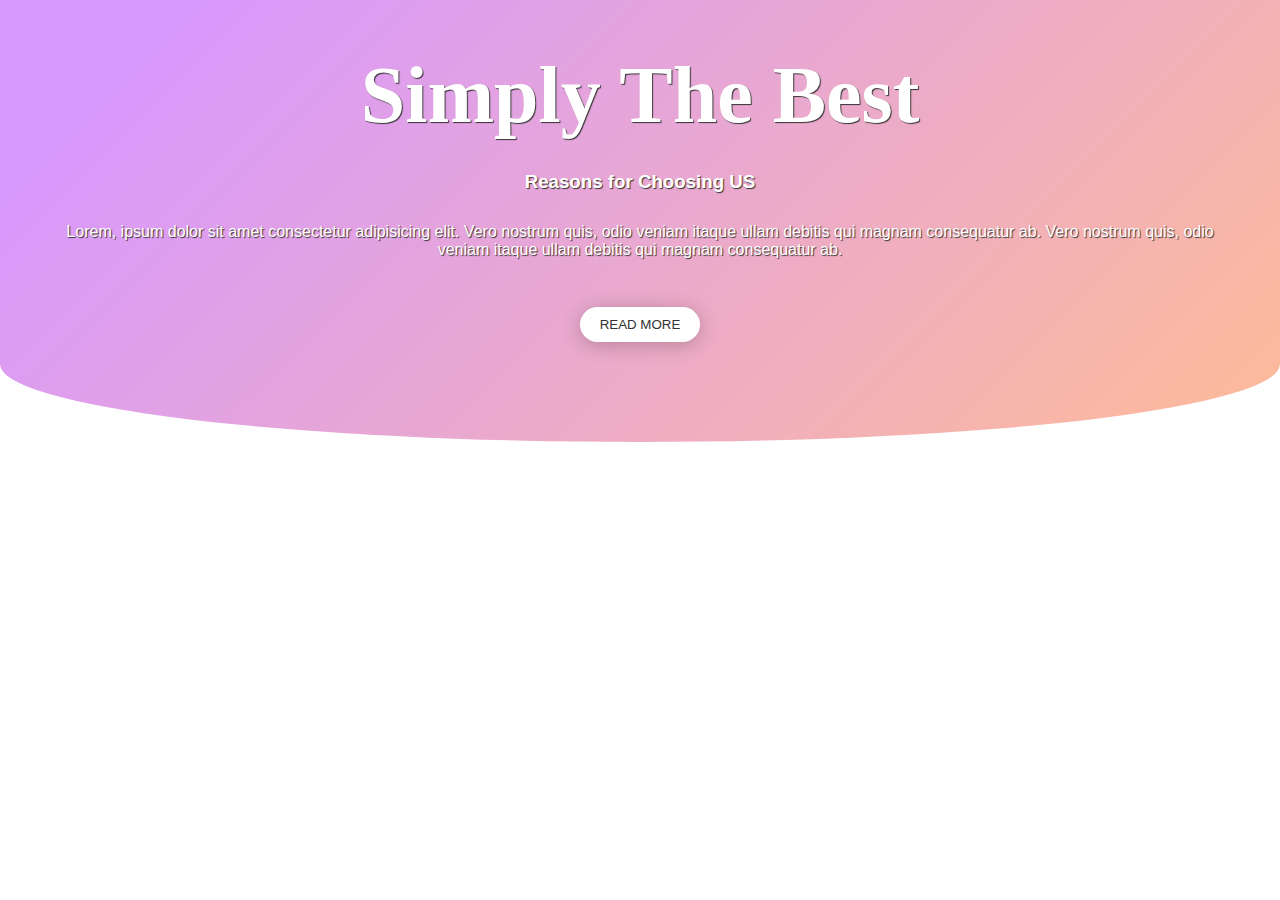
<file: curve header_css/index.html>
<!DOCTYPE html>
<html lang="es">
<head>
    <meta charset="UTF-8">
    <meta http-equiv="X-UA-Compatible" content="IE=edge">
    <meta name="viewport" content="width=device-width, initial-scale=1.0">
    <title>curve header</title>
    <link rel="stylesheet" href="estilo/estilo.css">
</head>
<body>
  <header>
    <div class="overlay">
  <h1>Simply The Best</h1>
  <h3>Reasons for Choosing US</h3>
  <p>Lorem, ipsum dolor sit amet consectetur adipisicing elit. Vero nostrum quis, odio veniam itaque ullam debitis qui magnam consequatur ab. Vero nostrum quis, odio veniam itaque ullam debitis qui magnam consequatur ab.</p>
    <br>
    <button>READ MORE</button>
      </div>
  </header>
  
</body>
</html>
</file>
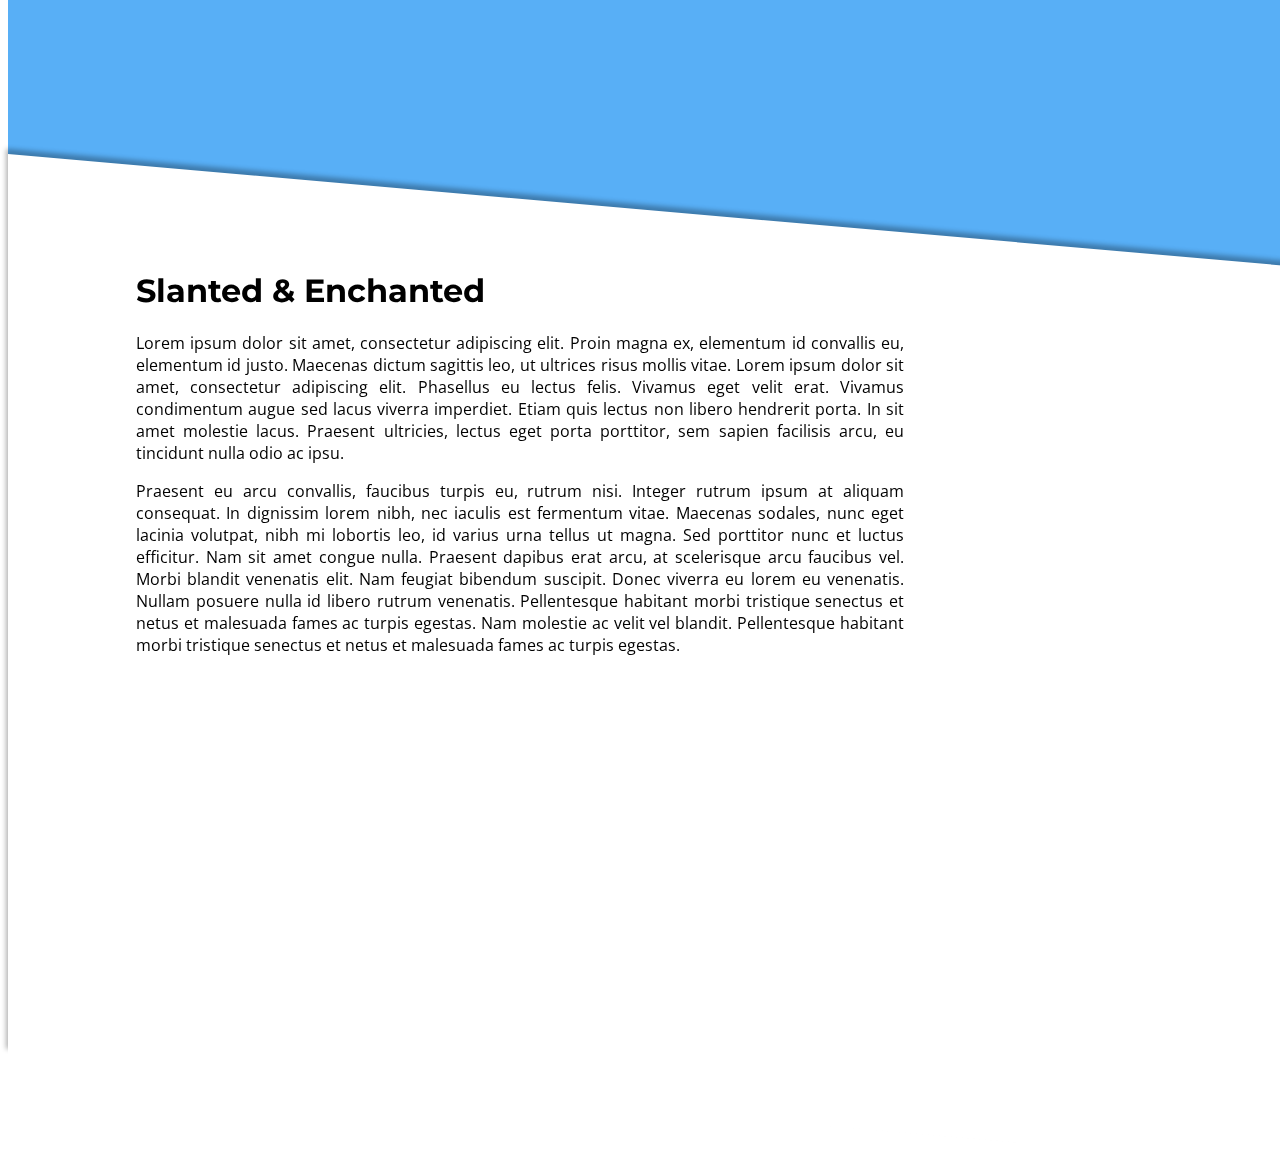
<file: Fixed_header_css/index.html>
<!DOCTYPE html>
<html lang="es">
<head>
    <meta charset="UTF-8">
    <meta http-equiv="X-UA-Compatible" content="IE=edge">
    <meta name="viewport" content="width=device-width, initial-scale=1.0">
    <title>Fixed header</title>
    <link rel="stylesheet" href="estilo/estilo.css">
</head>
<body>
    <div class="blue-bg"></div>
<div class="white-bg shadow"></div>
<div class="content">
  <h1>Slanted & Enchanted</h1>
  <p>Lorem ipsum dolor sit amet, consectetur adipiscing elit. Proin magna ex, elementum id convallis eu, elementum id justo. Maecenas dictum sagittis leo, ut ultrices risus mollis vitae. Lorem ipsum dolor sit amet, consectetur adipiscing elit. Phasellus
    eu lectus felis. Vivamus eget velit erat. Vivamus condimentum augue sed lacus viverra imperdiet. Etiam quis lectus non libero hendrerit porta. In sit amet molestie lacus. Praesent ultricies, lectus eget porta porttitor, sem sapien facilisis arcu,
    eu tincidunt nulla odio ac ipsu.</p>

  <p>Praesent eu arcu convallis, faucibus turpis eu, rutrum nisi. Integer rutrum ipsum at aliquam consequat. In dignissim lorem nibh, nec iaculis est fermentum vitae. Maecenas sodales, nunc eget lacinia volutpat, nibh mi lobortis leo, id varius urna tellus
    ut magna. Sed porttitor nunc et luctus efficitur. Nam sit amet congue nulla. Praesent dapibus erat arcu, at scelerisque arcu faucibus vel. Morbi blandit venenatis elit. Nam feugiat bibendum suscipit. Donec viverra eu lorem eu venenatis. Nullam posuere
    nulla id libero rutrum venenatis. Pellentesque habitant morbi tristique senectus et netus et malesuada fames ac turpis egestas. Nam molestie ac velit vel blandit. Pellentesque habitant morbi tristique senectus et netus et malesuada fames ac turpis
    egestas.</p>
</div>
</body>
</html>
</file>
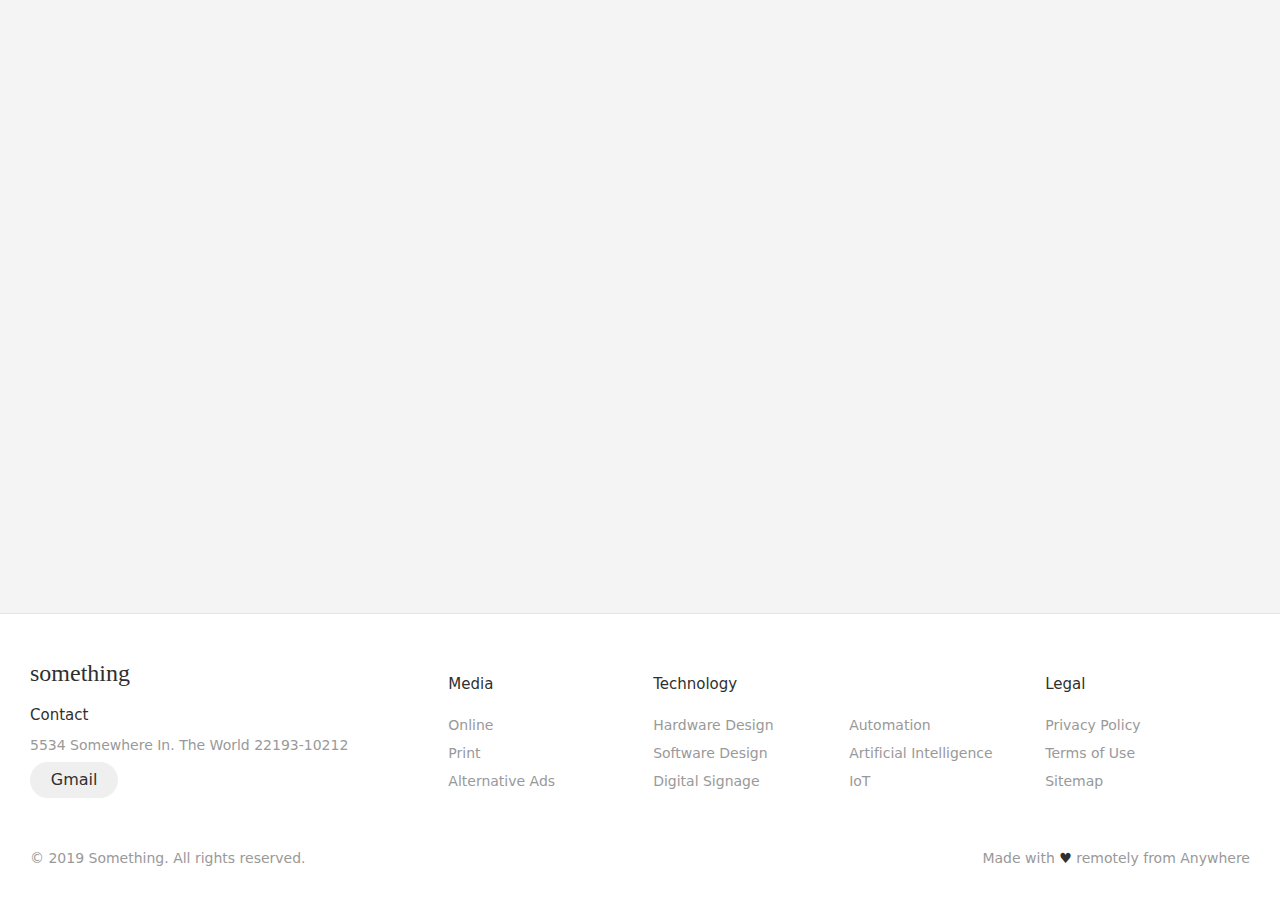
<file: footer_css/index.html>
<!DOCTYPE html>
<html lang="es">
<head>
    <meta charset="UTF-8">
    <meta http-equiv="X-UA-Compatible" content="IE=edge">
    <meta name="viewport" content="width=device-width, initial-scale=1.0">
    <title>css_footer</title>
    <link rel="stylesheet" href="estilo/estilo.css">
</head>
<body>
    <header>
        <!-- Content -->
      </header>
      
      <main>
          
        <!-- Content -->
      </main>
      
      <footer class="footer">
        <div class="footer__addr">
          <h1 class="footer__logo">Something</h1>
              
          <h2>Contact</h2>
          
          <address>
            5534 Somewhere In. The World 22193-10212<br>
                
            <a class="footer__btn" href="mailto:calderoncay123@gmail.com">Gmail</a> <!--mailto: es para redireccionar el correo de la persona-->
          </address>
        </div>
        
        <ul class="footer__nav">
          <li class="nav__item">
            <h2 class="nav__title">Media</h2>
      
            <ul class="nav__ul">
              <li>
                <a href="#">Online</a>
              </li>
      
              <li>
                <a href="#">Print</a>
              </li>
                  
              <li>
                <a href="#">Alternative Ads</a>
              </li>
            </ul>
          </li>
          
          <li class="nav__item nav__item--extra">
            <h2 class="nav__title">Technology</h2>
            
            <ul class="nav__ul nav__ul--extra">
              <li>
                <a href="#">Hardware Design</a>
              </li>
              
              <li>
                <a href="#">Software Design</a>
              </li>
              
              <li>
                <a href="#">Digital Signage</a>
              </li>
              
              <li>
                <a href="#">Automation</a>
              </li>
              
              <li>
                <a href="#">Artificial Intelligence</a>
              </li>
              
              <li>
                <a href="#">IoT</a>
              </li>
            </ul>
          </li>
          
          <li class="nav__item">
            <h2 class="nav__title">Legal</h2>
            
            <ul class="nav__ul">
              <li>
                <a href="#">Privacy Policy</a>
              </li>
              
              <li>
                <a href="#">Terms of Use</a>
              </li>
              
              <li>
                <a href="#">Sitemap</a>
              </li>
            </ul>
          </li>
        </ul>
        
        <div class="legal">
          <p>&copy; 2019 Something. All rights reserved.</p>
          
          <div class="legal__links">
            <span>Made with <span class="heart">♥</span> remotely from Anywhere</span>
          </div>
        </div>
      </footer>
</body>
</html>
</file>
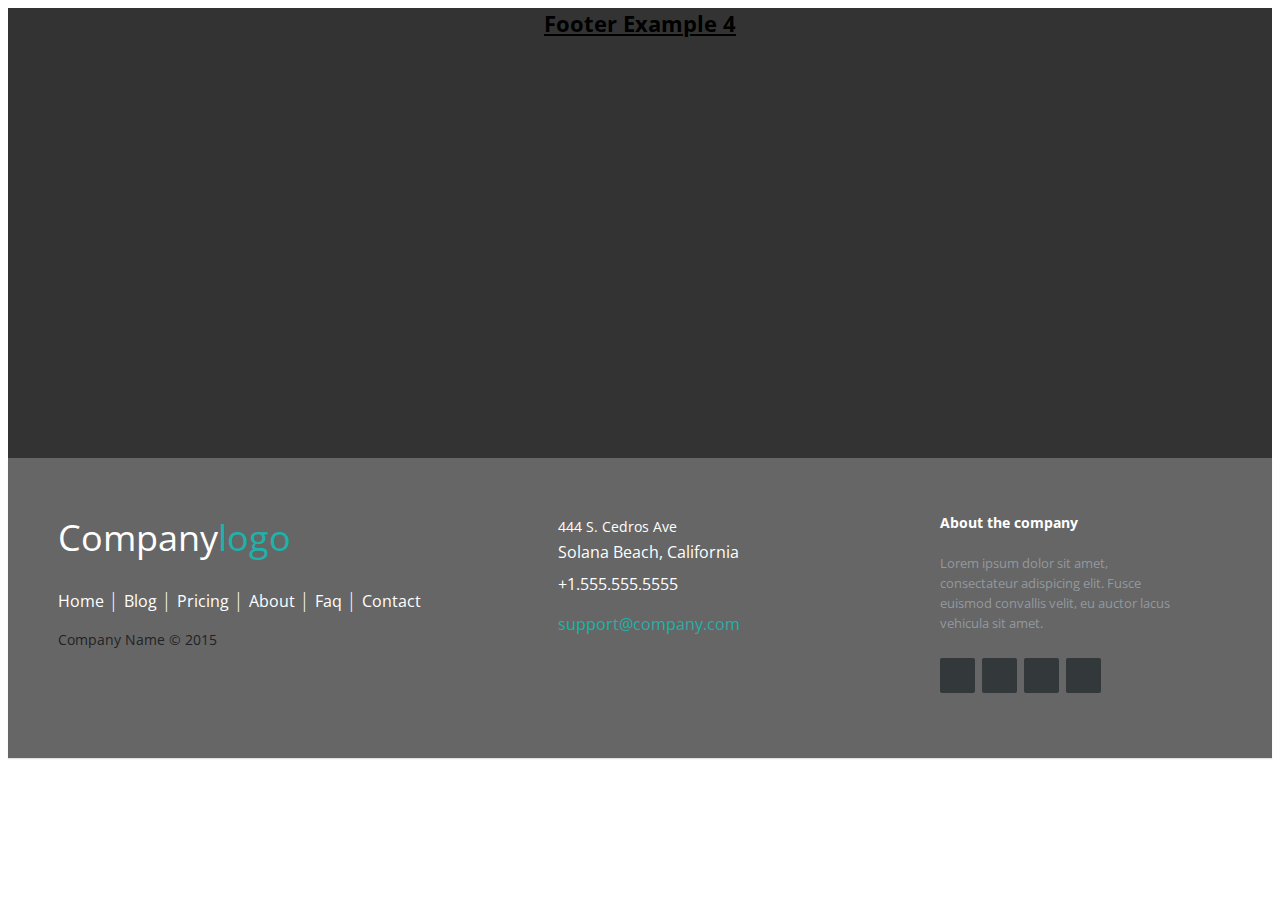
<file: footer_css_1/index.html>
<!DOCTYPE html>
<html lang="es">
<head>
    <meta charset="UTF-8">
    <meta http-equiv="X-UA-Compatible" content="IE=edge">
    <meta name="viewport" content="width=device-width, initial-scale=1.0">
    <title>footer_css</title>
    <link rel="stylesheet" href="estilo/estilo.css">
</head>
<body>
      <!-- Site footer -->
      <section>Footer Example 4</section>
<footer class="footer-distributed">

			<div class="footer-left">

				<h3>Company<span>logo</span></h3>

				<p class="footer-links">
					<a href="#" class="link-1">Home</a>
					
					<a href="#">Blog</a>
				
					<a href="#">Pricing</a>
				
					<a href="#">About</a>
					
					<a href="#">Faq</a>
					
					<a href="#">Contact</a>
				</p>

				<p class="footer-company-name">Company Name © 2015</p>
			</div>

			<div class="footer-center">

				<div>
					<i class="fa fa-map-marker"></i>
					<p><span>444 S. Cedros Ave</span> Solana Beach, California</p>
				</div>

				<div>
					<i class="fa fa-phone"></i>
					<p>+1.555.555.5555</p>
				</div>

				<div>
					<i class="fa fa-envelope"></i>
					<p><a href="mailto:support@company.com">support@company.com</a></p>
				</div>

			</div>

			<div class="footer-right">

				<p class="footer-company-about">
					<span>About the company</span>
					Lorem ipsum dolor sit amet, consectateur adispicing elit. Fusce euismod convallis velit, eu auctor lacus vehicula sit amet.
				</p>

				<div class="footer-icons">

					<a href="#"><i class="fa fa-facebook"></i></a>
					<a href="#"><i class="fa fa-twitter"></i></a>
					<a href="#"><i class="fa fa-linkedin"></i></a>
					<a href="#"><i class="fa fa-github"></i></a>

				</div>

			</div>

		</footer>
</body>
</html>
</file>
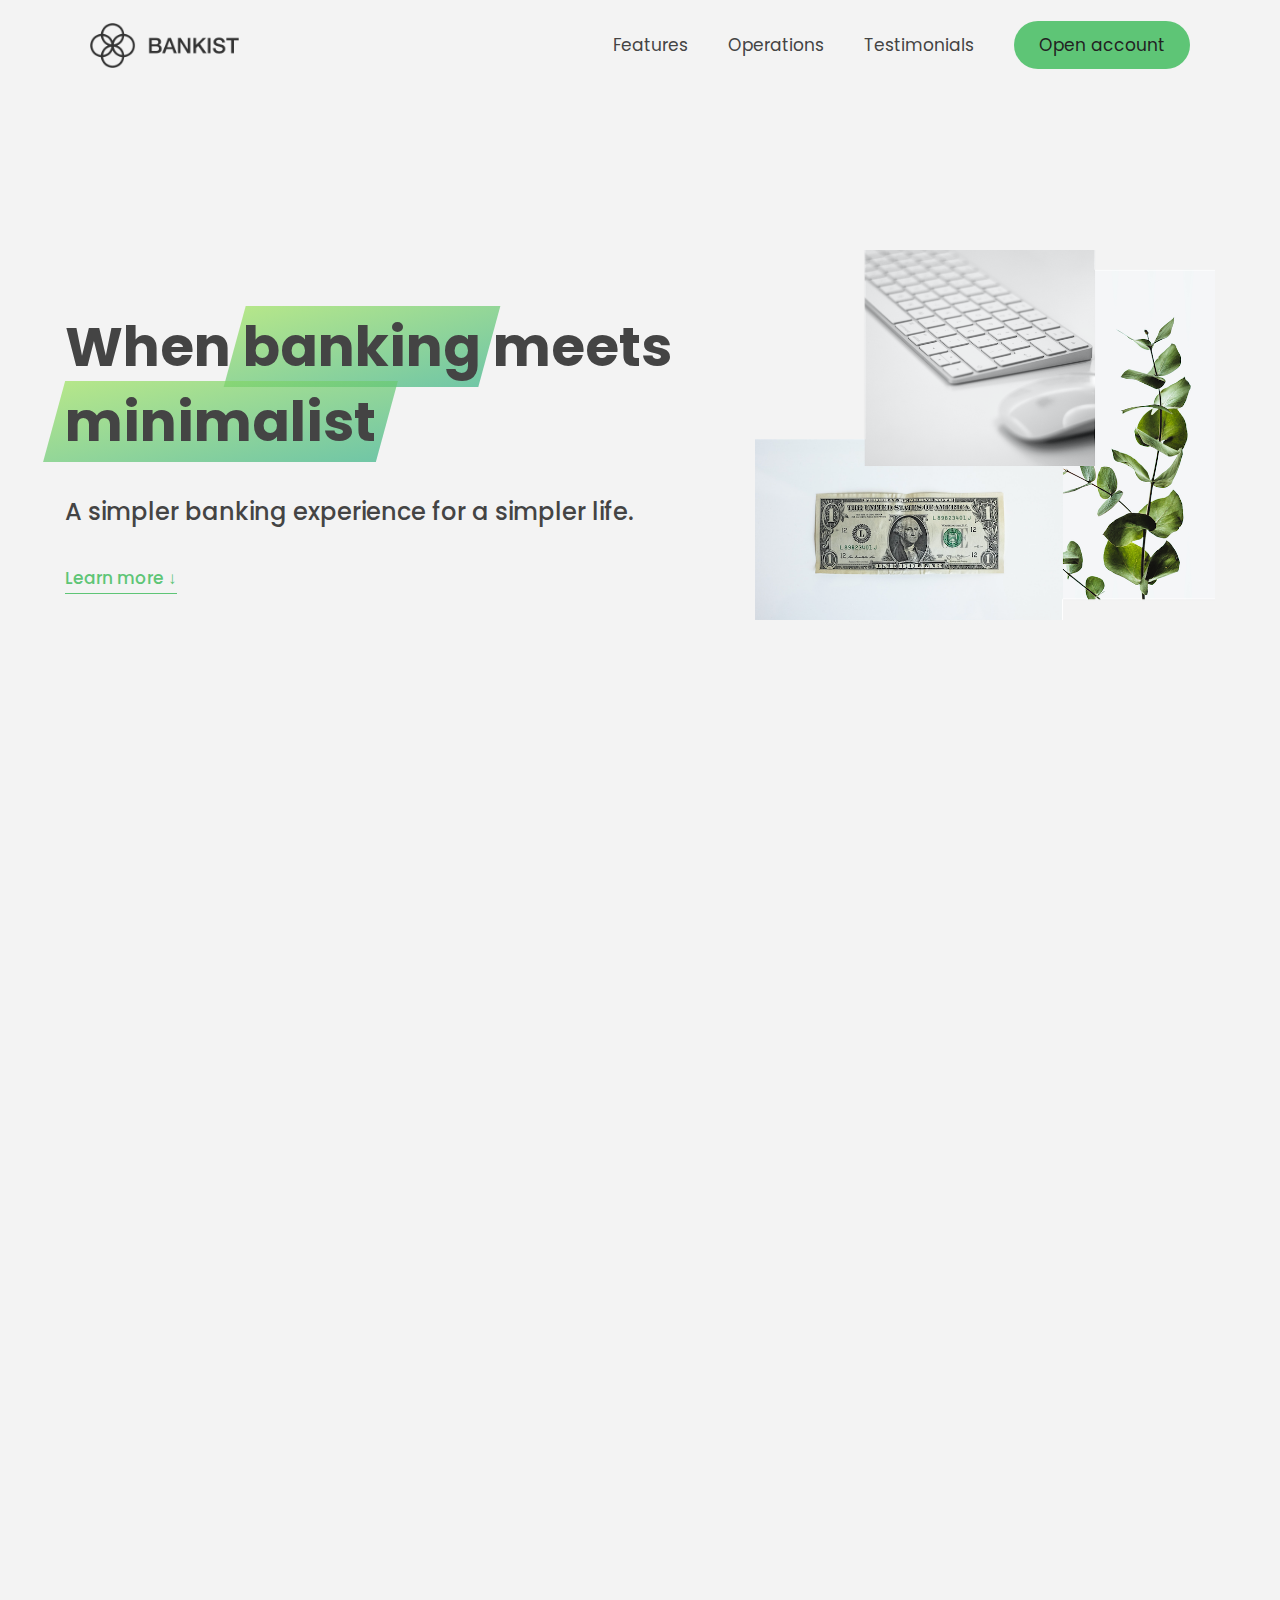
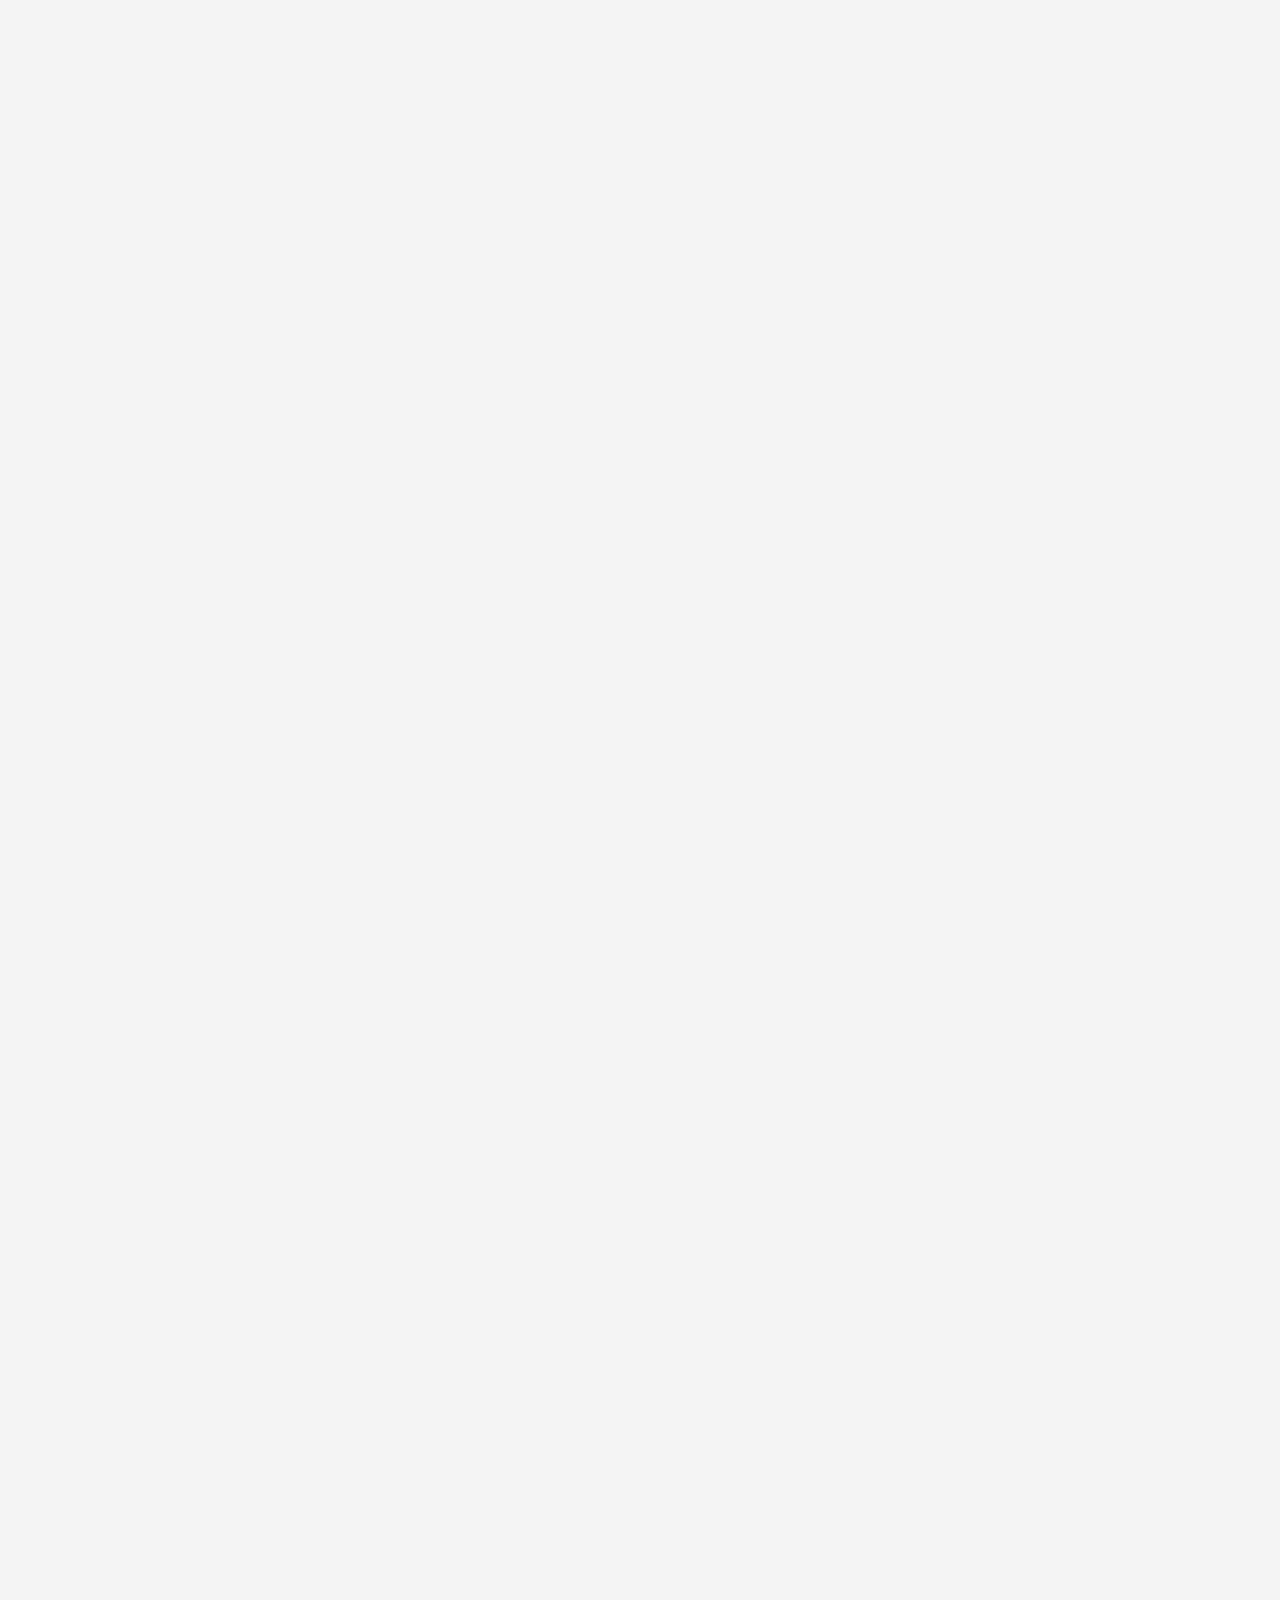
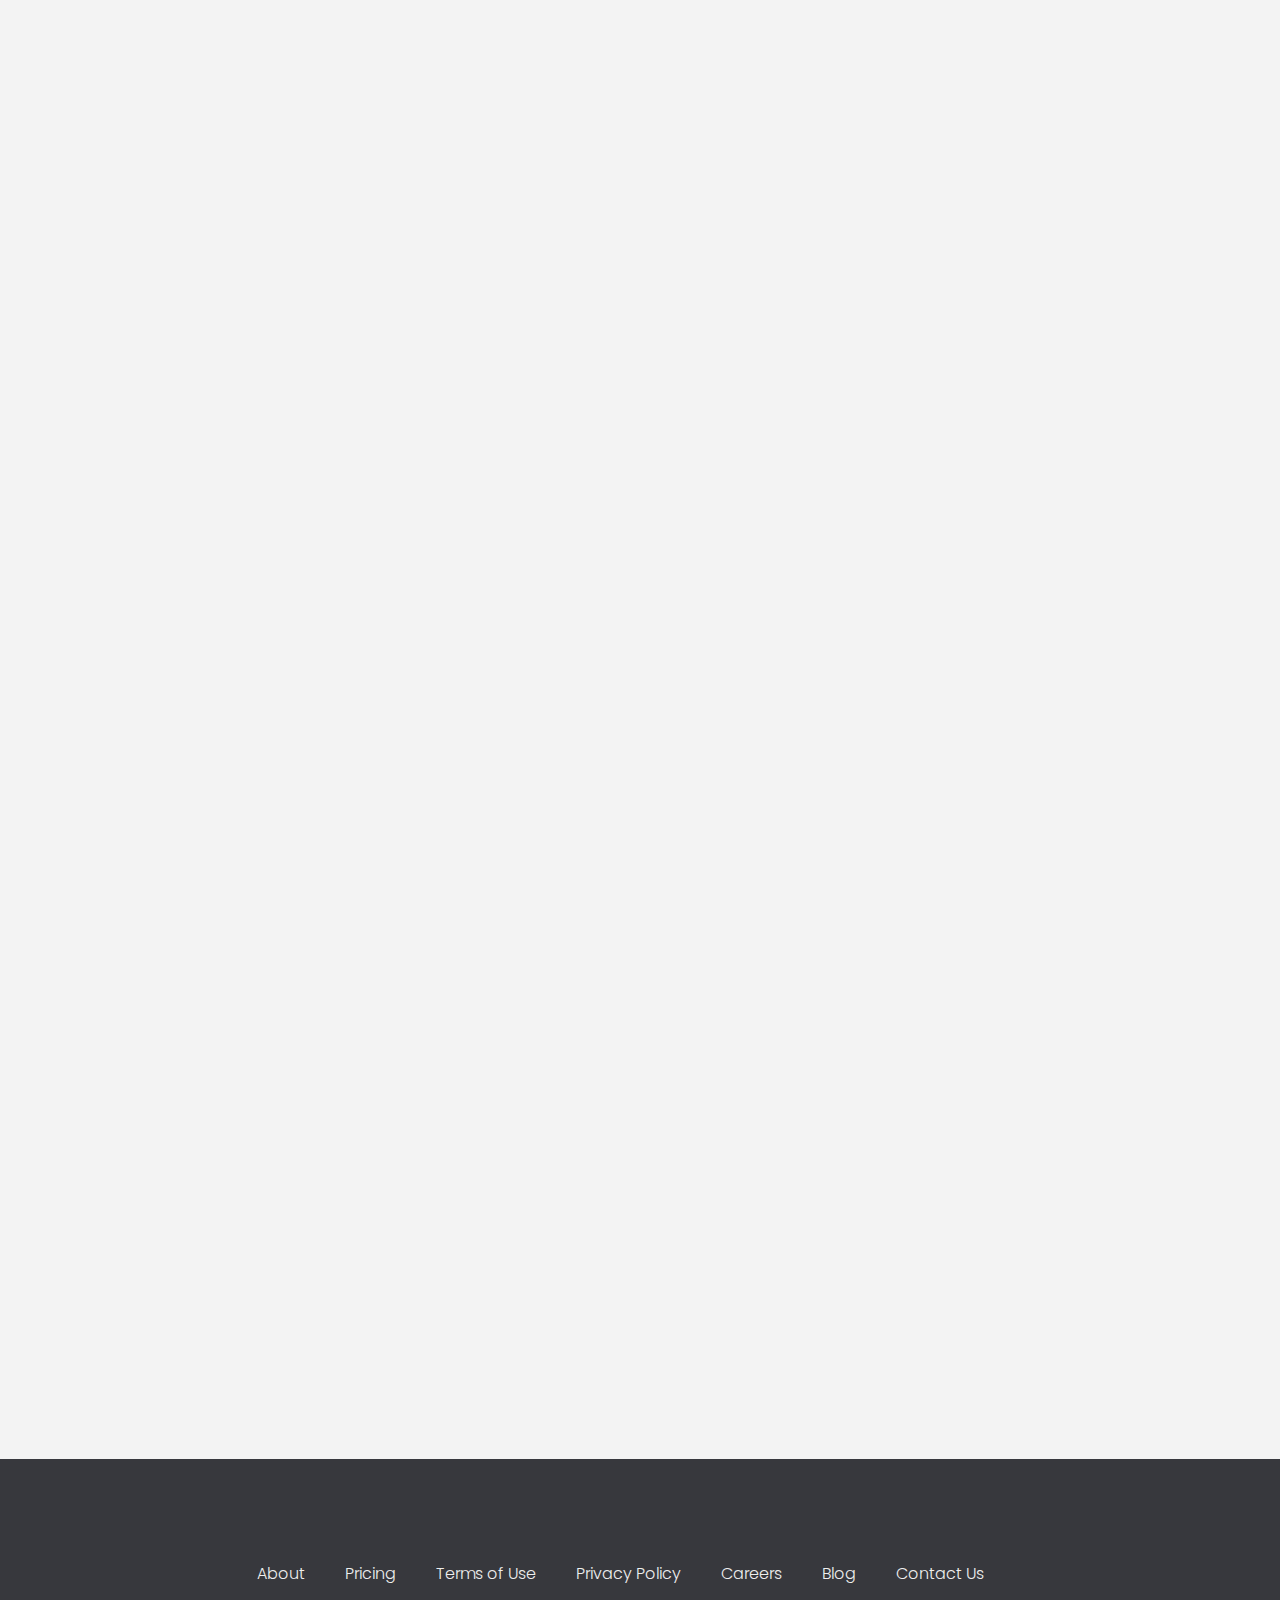
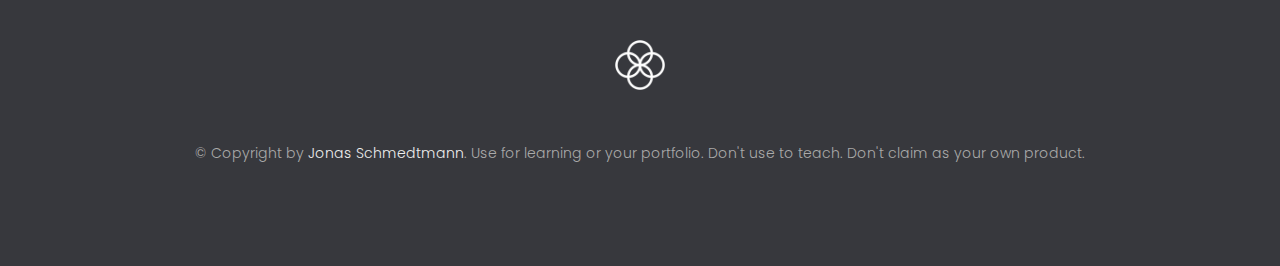
<file: Prototipo_1/index.html>
<!DOCTYPE html>
<html lang="en">
  <head>
    <meta charset="UTF-8" />
    <meta name="viewport" content="width=device-width, initial-scale=1.0" />
    <meta http-equiv="X-UA-Compatible" content="ie=edge" />
    <link rel="shortcut icon" type="image/png" href="img/icon.png" />

    <link
      href="https://fonts.googleapis.com/css?family=Poppins:300,400,500,600&display=swap"
      rel="stylesheet"
    />
    <link rel="stylesheet" href="style.css" />
    <title>Prototipo-1</title>

    <script defer src="script.js"></script>
  </head>
  <body>
    <header class="header">
      <nav class="nav">
        <img
          src="img/logo.png"
          alt="Bankist logo"
          class="nav__logo"
          id="logo"
          designer="Jonas"
          data-version-number="3.0"
        />
        <ul class="nav__links">
          <li class="nav__item">
            <a class="nav__link" href="#section--1">Features</a>
          </li>
          <li class="nav__item">
            <a class="nav__link" href="#section--2">Operations</a>
          </li>
          <li class="nav__item">
            <a class="nav__link" href="#section--3">Testimonials</a>
          </li>
          <li class="nav__item">
            <a class="nav__link nav__link--btn btn--show-modal" href="#"
              >Open account</a
            >
          </li>
        </ul>
      </nav>

      <div class="header__title">
        <!-- <h1 onclick="alert('HTML alert')"> -->
        <h1>
          When
          <!-- Green highlight effect -->
          <span class="highlight">banking</span>
          meets<br />
          <span class="highlight">minimalist</span>
        </h1>
        <h4>A simpler banking experience for a simpler life.</h4>
        <button class="btn--text btn--scroll-to">Learn more &DownArrow;</button>
        <img
          src="img/hero.png"
          class="header__img"
          alt="Minimalist bank items"
        />
      </div>
    </header>

    <section class="section" id="section--1">
      <div class="section__title">
        <h2 class="section__description">Features</h2>
        <h3 class="section__header">
          Everything you need in a modern bank and more.
        </h3>
      </div>

      <div class="features">
        <img
          src="img/digital-lazy.jpg"
          data-src="img/digital.jpg"
          alt="Computer"
          class="features__img lazy-img"
        />
        <div class="features__feature">
          <div class="features__icon">
            <svg>
              <use xlink:href="img/icons.svg#icon-monitor"></use>
            </svg>
          </div>
          <h5 class="features__header">100% digital bank</h5>
          <p>
            Lorem ipsum dolor sit amet consectetur adipisicing elit. Unde alias
            sint quos? Accusantium a fugiat porro reiciendis saepe quibusdam
            debitis ducimus.
          </p>
        </div>

        <div class="features__feature">
          <div class="features__icon">
            <svg>
              <use xlink:href="img/icons.svg#icon-trending-up"></use>
            </svg>
          </div>
          <h5 class="features__header">Watch your money grow</h5>
          <p>
            Nesciunt quos autem dolorum voluptates cum dolores dicta fuga
            inventore ab? Nulla incidunt eius numquam sequi iste pariatur
            quibusdam!
          </p>
        </div>
        <img
          src="img/grow-lazy.jpg"
          data-src="img/grow.jpg"
          alt="Plant"
          class="features__img lazy-img"
        />

        <img
          src="img/card-lazy.jpg"
          data-src="img/card.jpg"
          alt="Credit card"
          class="features__img lazy-img"
        />
        <div class="features__feature">
          <div class="features__icon">
            <svg>
              <use xlink:href="img/icons.svg#icon-credit-card"></use>
            </svg>
          </div>
          <h5 class="features__header">Free debit card included</h5>
          <p>
            Quasi, fugit in cumque cupiditate reprehenderit debitis animi enim
            eveniet consequatur odit quam quos possimus assumenda dicta fuga
            inventore ab.
          </p>
        </div>
      </div>
    </section>

    <section class="section" id="section--2">
      <div class="section__title">
        <h2 class="section__description">Operations</h2>
        <h3 class="section__header">
          Everything as simple as possible, but no simpler.
        </h3>
      </div>

      <div class="operations">
        <div class="operations__tab-container">
          <button
            class="btn operations__tab operations__tab--1 operations__tab--active"
            data-tab="1"
          >
            <span>01</span>Instant Transfers
          </button>
          <button class="btn operations__tab operations__tab--2" data-tab="2">
            <span>02</span>Instant Loans
          </button>
          <button class="btn operations__tab operations__tab--3" data-tab="3">
            <span>03</span>Instant Closing
          </button>
        </div>
        <div
          class="operations__content operations__content--1 operations__content--active"
        >
          <div class="operations__icon operations__icon--1">
            <svg>
              <use xlink:href="img/icons.svg#icon-upload"></use>
            </svg>
          </div>
          <h5 class="operations__header">
            Tranfser money to anyone, instantly! No fees, no BS.
          </h5>
          <p>
            Lorem ipsum dolor sit amet, consectetur adipisicing elit, sed do
            eiusmod tempor incididunt ut labore et dolore magna aliqua. Ut enim
            ad minim veniam, quis nostrud exercitation ullamco laboris nisi ut
            aliquip ex ea commodo consequat.
          </p>
        </div>

        <div class="operations__content operations__content--2">
          <div class="operations__icon operations__icon--2">
            <svg>
              <use xlink:href="img/icons.svg#icon-home"></use>
            </svg>
          </div>
          <h5 class="operations__header">
            Buy a home or make your dreams come true, with instant loans.
          </h5>
          <p>
            Duis aute irure dolor in reprehenderit in voluptate velit esse
            cillum dolore eu fugiat nulla pariatur. Excepteur sint occaecat
            cupidatat non proident, sunt in culpa qui officia deserunt mollit
            anim id est laborum.
          </p>
        </div>
        <div class="operations__content operations__content--3">
          <div class="operations__icon operations__icon--3">
            <svg>
              <use xlink:href="img/icons.svg#icon-user-x"></use>
            </svg>
          </div>
          <h5 class="operations__header">
            No longer need your account? No problem! Close it instantly.
          </h5>
          <p>
            Excepteur sint occaecat cupidatat non proident, sunt in culpa qui
            officia deserunt mollit anim id est laborum. Ut enim ad minim
            veniam, quis nostrud exercitation ullamco laboris nisi ut aliquip ex
            ea commodo consequat.
          </p>
        </div>
      </div>
    </section>

    <section class="section" id="section--3">
      <div class="section__title section__title--testimonials">
        <h2 class="section__description">Not sure yet?</h2>
        <h3 class="section__header">
          Millions of Bankists are already making their lifes simpler.
        </h3>
      </div>

      <div class="slider">
        <div class="slide">
          <div class="testimonial">
            <h5 class="testimonial__header">Best financial decision ever!</h5>
            <blockquote class="testimonial__text">
              Lorem ipsum dolor sit, amet consectetur adipisicing elit.
              Accusantium quas quisquam non? Quas voluptate nulla minima
              deleniti optio ullam nesciunt, numquam corporis et asperiores
              laboriosam sunt, praesentium suscipit blanditiis. Necessitatibus
              id alias reiciendis, perferendis facere pariatur dolore veniam
              autem esse non voluptatem saepe provident nihil molestiae.
            </blockquote>
            <address class="testimonial__author">
              <img src="img/user-1.jpg" alt="" class="testimonial__photo" />
              <h6 class="testimonial__name">Aarav Lynn</h6>
              <p class="testimonial__location">San Francisco, USA</p>
            </address>
          </div>
        </div>

        <div class="slide">
          <div class="testimonial">
            <h5 class="testimonial__header">
              The last step to becoming a complete minimalist
            </h5>
            <blockquote class="testimonial__text">
              Quisquam itaque deserunt ullam, quia ea repellendus provident,
              ducimus neque ipsam modi voluptatibus doloremque, corrupti
              laborum. Incidunt numquam perferendis veritatis neque repellendus.
              Lorem, ipsum dolor sit amet consectetur adipisicing elit. Illo
              deserunt exercitationem deleniti.
            </blockquote>
            <address class="testimonial__author">
              <img src="img/user-2.jpg" alt="" class="testimonial__photo" />
              <h6 class="testimonial__name">Miyah Miles</h6>
              <p class="testimonial__location">London, UK</p>
            </address>
          </div>
        </div>

        <div class="slide">
          <div class="testimonial">
            <h5 class="testimonial__header">
              Finally free from old-school banks
            </h5>
            <blockquote class="testimonial__text">
              Debitis, nihil sit minus suscipit magni aperiam vel tenetur
              incidunt commodi architecto numquam omnis nulla autem,
              necessitatibus blanditiis modi similique quidem. Odio aliquam
              culpa dicta beatae quod maiores ipsa minus consequatur error sunt,
              deleniti saepe aliquid quos inventore sequi. Necessitatibus id
              alias reiciendis, perferendis facere.
            </blockquote>
            <address class="testimonial__author">
              <img src="img/user-3.jpg" alt="" class="testimonial__photo" />
              <h6 class="testimonial__name">Francisco Gomes</h6>
              <p class="testimonial__location">Lisbon, Portugal</p>
            </address>
          </div>
        </div>

        <button class="slider__btn slider__btn--left">&larr;</button>
        <button class="slider__btn slider__btn--right">&rarr;</button>
        <div class="dots"></div>
      </div>
    </section>

    <section class="section section--sign-up">
      <div class="section__title">
        <h3 class="section__header">
          The best day to join Bankist was one year ago. The second best is
          today!
        </h3>
      </div>
      <button class="btn btn--show-modal">Open your free account today!</button>
    </section>

    <footer class="footer">
      <ul class="footer__nav">
        <li class="footer__item">
          <a class="footer__link" href="#">About</a>
        </li>
        <li class="footer__item">
          <a class="footer__link" href="#">Pricing</a>
        </li>
        <li class="footer__item">
          <a class="footer__link" href="#">Terms of Use</a>
        </li>
        <li class="footer__item">
          <a class="footer__link" href="#">Privacy Policy</a>
        </li>
        <li class="footer__item">
          <a class="footer__link" href="#">Careers</a>
        </li>
        <li class="footer__item">
          <a class="footer__link" href="#">Blog</a>
        </li>
        <li class="footer__item">
          <a class="footer__link" href="#">Contact Us</a>
        </li>
      </ul>
      <img src="img/icon.png" alt="Logo" class="footer__logo" />
      <p class="footer__copyright">
        &copy; Copyright by
        <a
          class="footer__link twitter-link"
          target="_blank"
          href="https://twitter.com/jonasschmedtman"
          >Jonas Schmedtmann</a
        >. Use for learning or your portfolio. Don't use to teach. Don't claim
        as your own product.
      </p>
    </footer>

    <div class="modal hidden">
      <button class="btn--close-modal">&times;</button>
      <h2 class="modal__header">
        Open your bank account <br />
        in just <span class="highlight">5 minutes</span>
      </h2>
      <form class="modal__form">
        <label>First Name</label>
        <input type="text" />
        <label>Last Name</label>
        <input type="text" />
        <label>Email Address</label>
        <input type="email" />
        <button class="btn">Next step &rarr;</button>
      </form>
    </div>
    <div class="overlay hidden"></div>

    <!-- <script src="script.js"></script> -->
  </body>
</html>
</file>
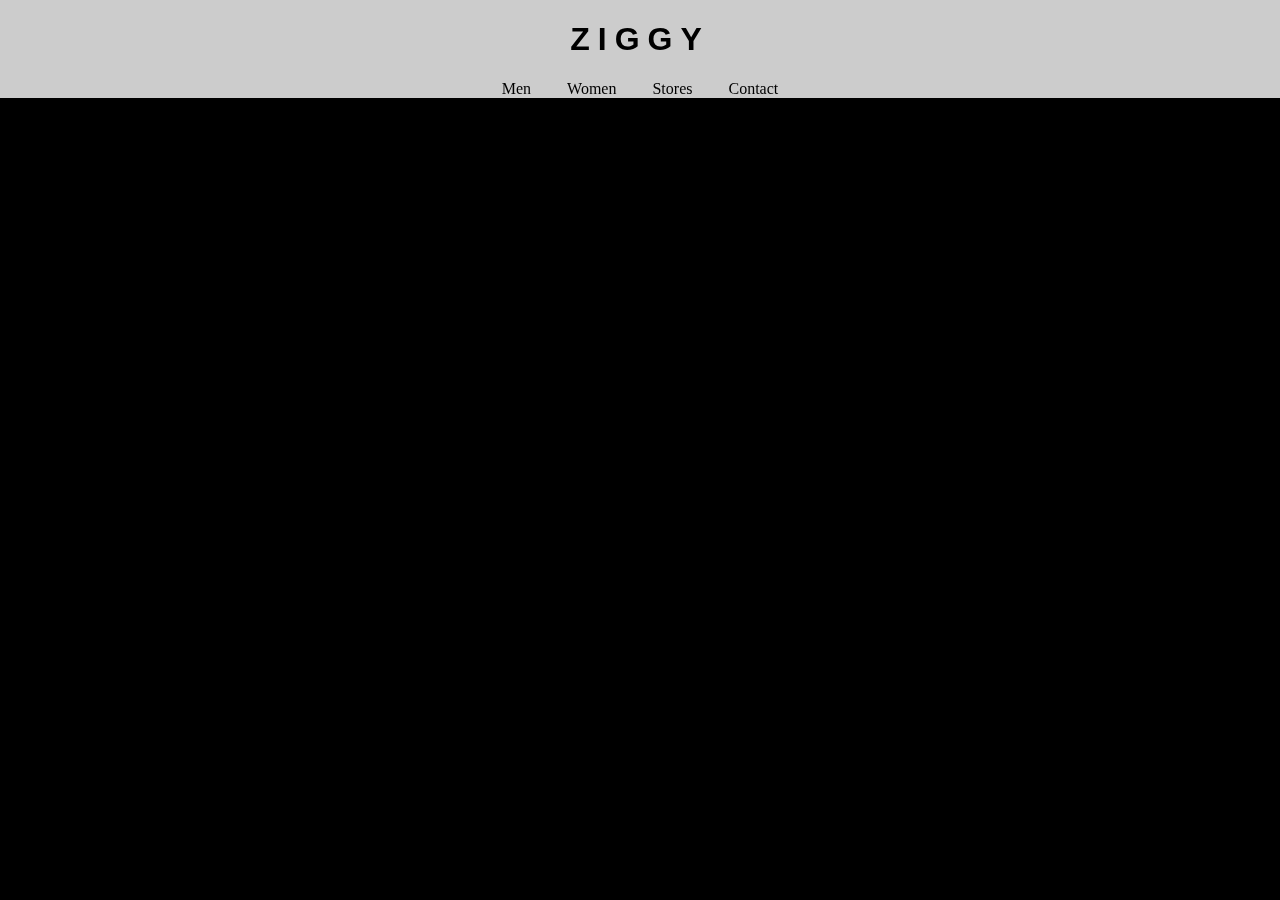
<file: video_ropa_header_css/index.html>
<!DOCTYPE html>
<html lang="es">
<head>
    <meta charset="UTF-8">
    <meta http-equiv="X-UA-Compatible" content="IE=edge">
    <meta name="viewport" content="width=device-width, initial-scale=1.0">
    <title>video_ropa_header</title>
    <link rel="stylesheet" href="estilo/estilo.css">
</head>
<body>
    <video poster="https://s3-us-west-2.amazonaws.com/s.cdpn.io/4273/fashion.jpg" playsinline autoplay muted loop>
        <source src="https://s3-us-west-2.amazonaws.com/s.cdpn.io/4273/fashion.webm" type="video/webm">
        <source src="http://thenewcode.com/assets/videos/fashion.mp4" type="video/mp4">
        </video>
        <header>
        <h1>ZIGGY</h1>
          <nav>
            <a href="#">Men</a>
            <a href="#">Women</a>
            <a href="#">Stores</a>
            <a href="#">Contact</a>
        </header>
        <div id="fashion">
          <h2>There’s a brand new dance but I don’t know its name…</h2>
        </div>
</body>
</html>
</file>
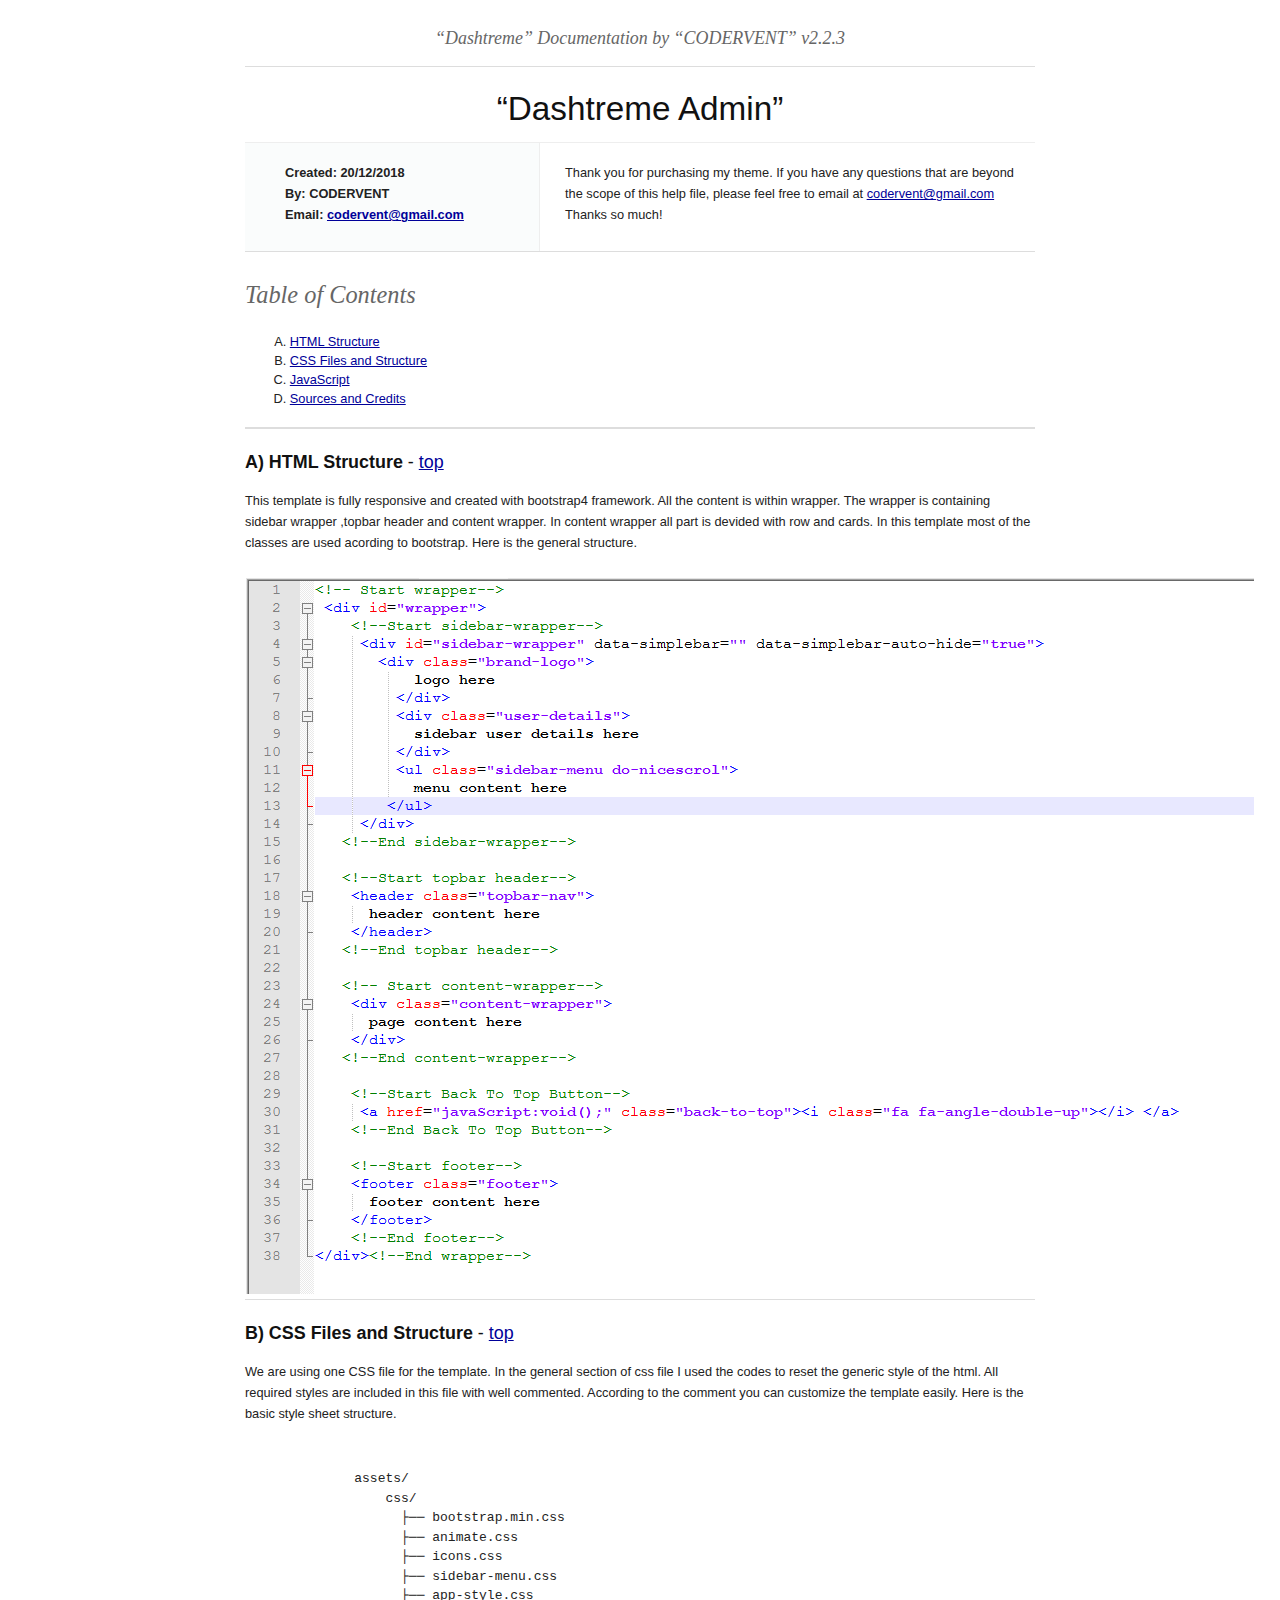
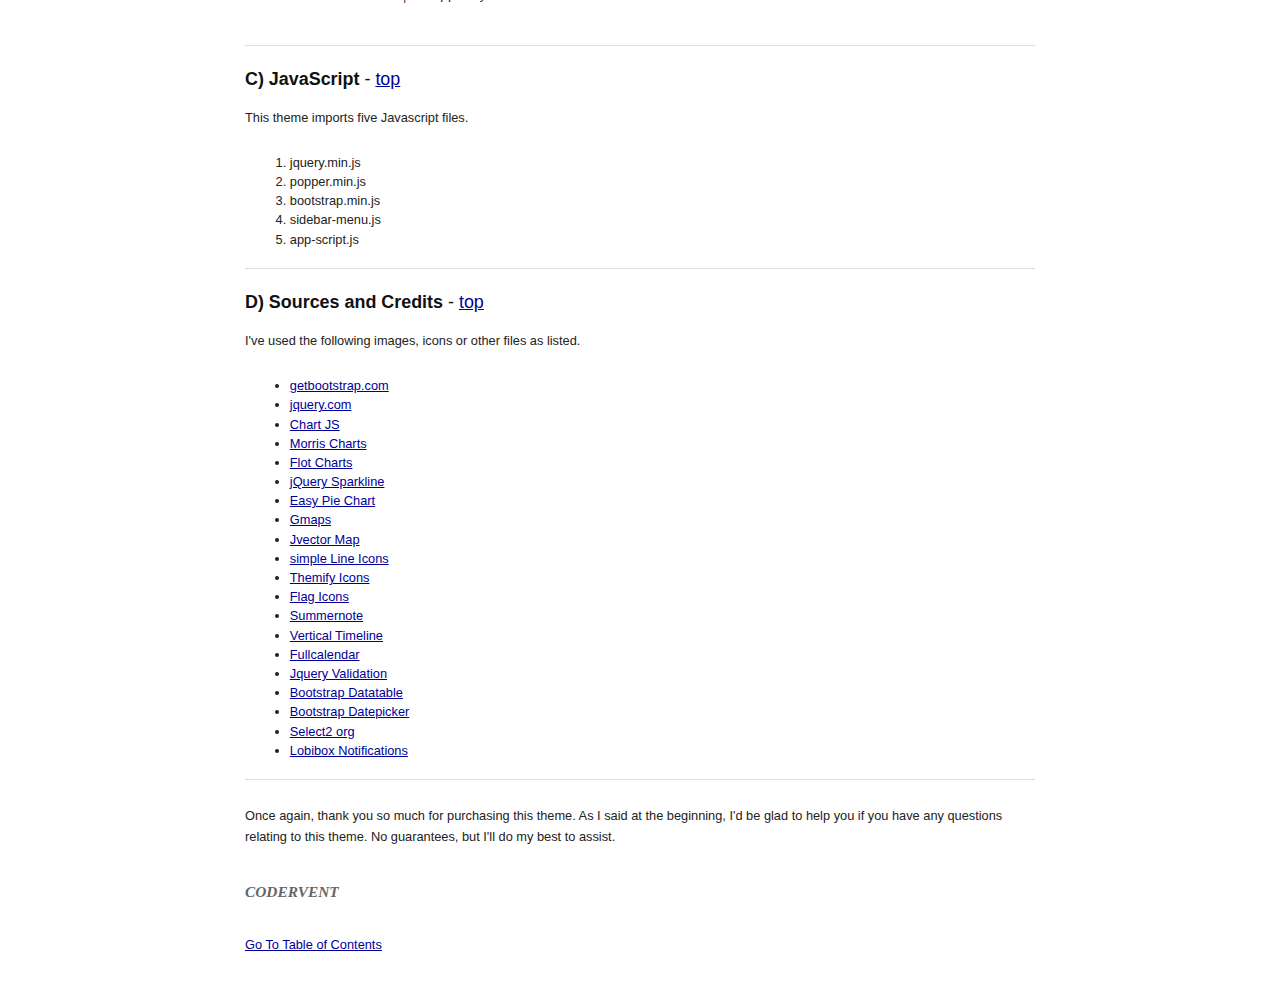
<file: dashtreme-master/documentation/index.html>
<!DOCTYPE HTML PUBLIC "-//W3C//DTD HTML 4.01//EN" "http://www.w3.org/TR/html4/strict.dtd">
<head lang="en">
	<meta http-equiv="content-type" content="text/html;charset=utf-8">
	<title>Dashtreme - Multipurpose Bootstrap4 Admin Template</title>
	<!-- Framework CSS -->
	<link rel="stylesheet" href="assets/blueprint-css/screen.css" type="text/css" media="screen, projection"/>
	<link rel="stylesheet" href="assets/blueprint-css/print.css" type="text/css" media="print"/>
	<!--[if lt IE 8]><link rel="stylesheet" href="assets/blueprint-css/ie.css" type="text/css" media="screen, projection"><![endif]-->
	<link rel="stylesheet" href="assets/blueprint-css/plugins/fancy-type/screen.css" type="text/css" media="screen, projection"/>
	<style type="text/css" media="screen">
		p, table, hr, .box { margin-bottom:25px; }
		.box p { margin-bottom:10px; }
	</style>
</head>


<body>
	<div class="container">
	
		<h3 class="center alt">&ldquo;Dashtreme&rdquo; Documentation by &ldquo;CODERVENT&rdquo; v2.2.3</h3>
		
		<hr>
		
		<h1 class="center">&ldquo;Dashtreme Admin&rdquo;</h1>
		
		<div class="borderTop">
			<div class="span-6 colborder info prepend-1">
				<p class="prepend-top">
					<strong>
					Created: 20/12/2018<br>
					By: CODERVENT<br>
					Email: <a href="mailto:codervent@gmail.com">codervent@gmail.com</a>
					</strong>
				</p>
			</div><!-- end div .span-6 -->		
	
			<div class="span-12 last">
				<p class="prepend-top append-0">Thank you for purchasing my theme. If you have any questions that are beyond the scope of this help file, please feel free to email at <a href="mailto:codervent@gmail.com">codervent@gmail.com</a> Thanks so much!</p>
			</div>
		</div><!-- end div .borderTop -->
		
		<hr>
		
		<h2 id="toc" class="alt">Table of Contents</h2>
		<ol class="alpha">
			<li><a href="#htmlStructure">HTML Structure</a></li>
			<li><a href="#cssFiles">CSS Files and Structure</a></li>
			<li><a href="#javascript">JavaScript</a></li>
			<li><a href="#credits">Sources and Credits</a></li>
		</ol>
		
		<hr>
		
		<h3 id="htmlStructure"><strong>A) HTML Structure</strong> - <a href="#toc">top</a></h3>
		<p>This template is fully responsive and created with bootstrap4 framework. All the content is within wrapper. The wrapper is containing sidebar wrapper ,topbar header and content wrapper. In content wrapper all part is devided with row and cards. In this template most of the classes are used acording to bootstrap. Here is the general structure.</p>
		
		<img src="assets/images/htmlstructure.png" alt="HTML Structure"/>
		
		<hr>

		<h3 id="cssFiles"><strong>B) CSS Files and Structure</strong> - <a href="#toc">top</a></h3>

		<p>We are using one CSS file for the template. In the general section of css file I used the codes to reset the generic style of the html. All required styles are included in this file with well commented. According to the comment you can customize the template easily. Here is the basic style sheet structure.</p> 
		
		<pre>
		
	      assets/
		  css/
		    ├── bootstrap.min.css
		    ├── animate.css
		    ├── icons.css
		    ├── sidebar-menu.css
		    ├── app-style.css
        </pre>
		
		<hr>
		
		<h3 id="javascript"><strong>C) JavaScript</strong> - <a href="#toc">top</a></h3>
		<p>This theme imports five Javascript files.</p>
		 
		  <ol>
		   <li>jquery.min.js</li>
		   <li>popper.min.js</li>
		   <li>bootstrap.min.js</li>
		   <li>sidebar-menu.js</li>
		   <li>app-script.js</li>
		  </ol>
		  
		<hr>
		
		<h3 id="credits"><strong>D) Sources and Credits</strong> - <a href="#toc">top</a></h3>
		
		<p>I've used the following images, icons or other files as listed.</p>
		
		<ul>
			<li><a href="http://getbootstrap.com/" target="_blank">getbootstrap.com</a></li>
			<li><a href="http://jquery.com/" target="_blank">jquery.com</a></li>
			<li><a href="https://www.chartjs.org/" target="_blank">Chart JS</a></li>
			<li><a href="https://morrisjs.github.io/morris.js/" target="_blank">Morris Charts</a></li>
			<li><a href="https://www.flotcharts.org/" target="_blank">Flot Charts</a></li>
			<li><a href="https://omnipotent.net/jquery.sparkline/#s-about" target="_blank">jQuery Sparkline</a></li>
			<li><a href="https://rendro.github.io/easy-pie-chart/" target="_blank">Easy Pie Chart</a></li>
			<li><a href="https://hpneo.github.io/gmaps/" target="_blank">Gmaps</a></li>
			<li><a href="http://jvectormap.com/" target="_blank">Jvector Map</a></li>
			<li><a href="http://simplelineicons.com/" target="_blank">simple Line Icons</a></li>
			<li><a href="https://themify.me/themify-icons" target="_blank">Themify Icons</a></li>
			<li><a href="http://flag-icon-css.lip.is/" target="_blank">Flag Icons</a></li>
			<li><a href="https://summernote.org/" target="_blank">Summernote</a></li>
			<li><a href="https://codyhouse.co/demo/vertical-timeline/index.html" target="_blank">Vertical Timeline</a></li>
			<li><a href="https://fullcalendar.io/" target="_blank">Fullcalendar</a></li>
			<li><a href="https://jqueryvalidation.org/" target="_blank">Jquery Validation</a></li>
			<li><a href="https://datatables.net/" target="_blank">Bootstrap Datatable</a></li>
			<li><a href="https://github.com/eternicode/bootstrap-datepicker" target="_blank">Bootstrap Datepicker</a></li>
			<li><a href="https://select2.org/" target="_blank">Select2 org</a></li>
			<li><a href="http://lobianijs.com/site/lobibox" target="_blank">Lobibox Notifications</a></li>
		</ul>
		
		<hr>
		
		<p>Once again, thank you so much for purchasing this theme. As I said at the beginning, I'd be glad to help you if you have any questions relating to this theme. No guarantees, but I'll do my best to assist.</p> 
		
		<p class="append-bottom alt large"><strong>CODERVENT</strong></p>
		<p><a href="#toc">Go To Table of Contents</a></p>
		
		<hr class="space">
	</div><!-- end div .container -->
</body>
</html>
</file>
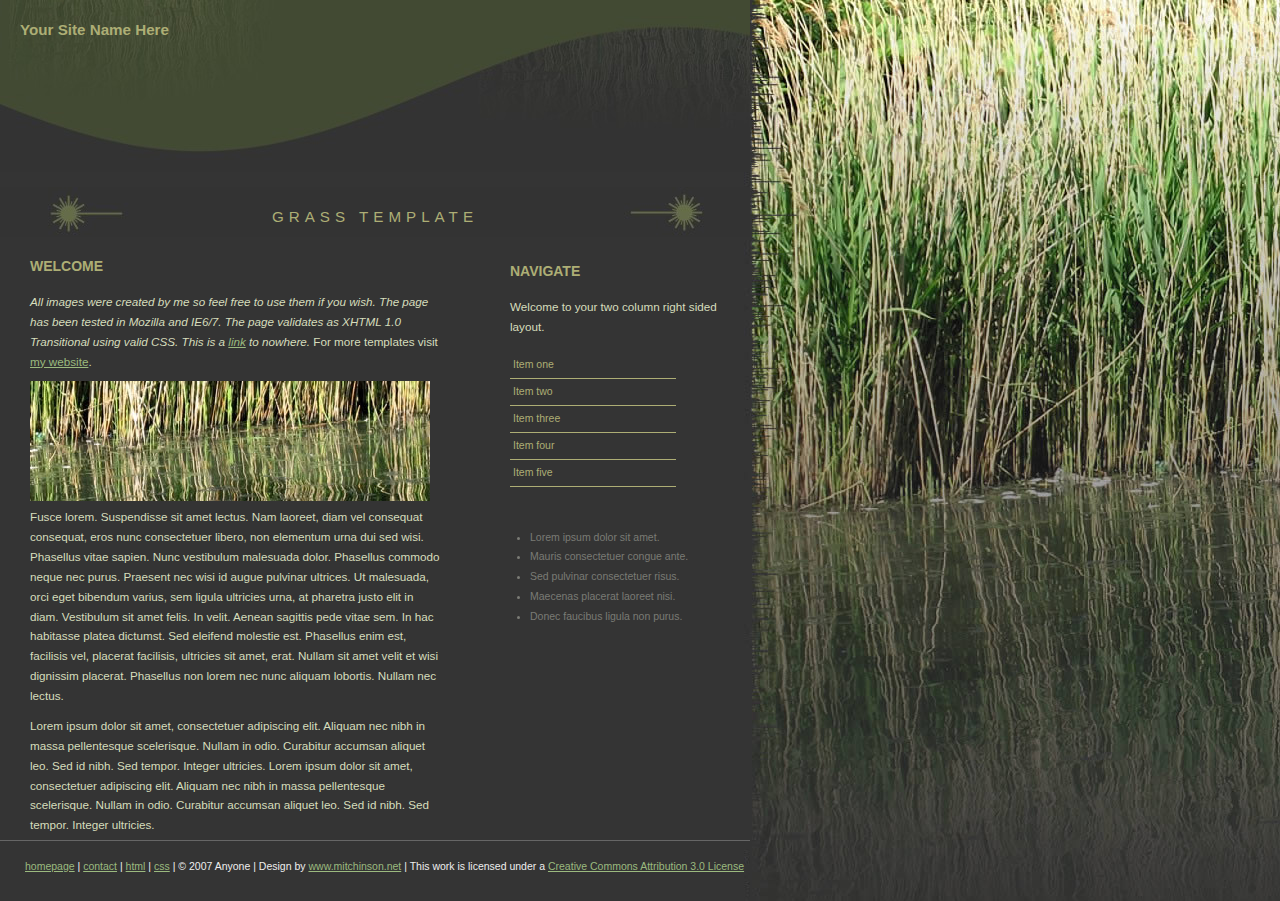
<file: Prototipo_10/grass/index.html>
<!DOCTYPE html PUBLIC "-//W3C//DTD XHTML 1.0 Strict//EN" "http://www.w3.org/TR/xhtml1/DTD/xhtml1-strict.dtd">
<html xmlns="http://www.w3.org/1999/xhtml" xml:lang="en" >
<head>
<title>GRASS</title>
<meta http-equiv="content-type" content="text/html; charset=iso-8859-1" />
<link href="style.css" rel="stylesheet" type="text/css" />
</head>
<body>
<div id="container">
  <div id="header">
    <h1>Your Site Name Here</h1>
  </div>
  <div id="title">
    <p>Grass Template</p>
  </div>
  <div id="leftcol">
    <h2>Navigate</h2>
    <p>Welcome to your two column right sided layout. </p>
    <div id="navcontainer">
      <ul id="navlist">
        <li id="active"><a href="#" id="current">Item one</a></li>
        <li><a href="#">Item two</a></li>
        <li><a href="#">Item three</a></li>
        <li><a href="#">Item four</a></li>
        <li><a href="#">Item five</a></li>
      </ul>
    </div>
    <ul>
      <li>Lorem ipsum dolor sit amet.</li>
      <li>Mauris consectetuer congue ante.</li>
      <li>Sed pulvinar consectetuer risus.</li>
      <li>Maecenas placerat laoreet nisi.</li>
      <li>Donec faucibus ligula non purus.</li>
    </ul>
  </div>
  <div id="content">
    <h2>Welcome</h2>
    <p><em>All images were created by me so feel free to use them if you wish. The page has been tested in Mozilla and IE6/7. The page validates as XHTML 1.0 Transitional using valid CSS. This is a <a href="#">link</a> to nowhere.</em> For more templates visit <a href="http://www.mitchinson.net">my website</a>.</p>
    <p><img src="images/image.jpg" alt="" /> Fusce lorem. Suspendisse sit amet lectus. Nam laoreet, diam vel consequat consequat, eros nunc consectetuer libero, non elementum urna dui sed wisi. Phasellus vitae sapien. Nunc vestibulum malesuada dolor. Phasellus commodo neque nec purus. Praesent nec wisi id augue pulvinar ultrices. Ut malesuada, orci eget bibendum varius, sem ligula ultricies urna, at pharetra justo elit in diam. Vestibulum sit amet felis. In velit. Aenean sagittis pede vitae sem. In hac habitasse platea dictumst. Sed eleifend molestie est. Phasellus enim est, facilisis vel, placerat facilisis, ultricies sit amet, erat. Nullam sit amet velit et wisi dignissim placerat. Phasellus non lorem nec nunc aliquam lobortis. Nullam nec lectus. </p>
    <p>Lorem ipsum dolor sit amet, consectetuer adipiscing elit. Aliquam nec nibh in massa pellentesque scelerisque. Nullam in odio. Curabitur accumsan aliquet leo. Sed id nibh. Sed tempor. Integer ultricies. Lorem ipsum dolor sit amet, consectetuer adipiscing elit. Aliquam nec nibh in massa pellentesque scelerisque. Nullam in odio. Curabitur accumsan aliquet leo. Sed id nibh. Sed tempor. Integer ultricies.</p>
  </div>
  <div id="footer">
    <p><a href="#">homepage</a> | <a href="mailto:denise@mitchinson.net">contact</a> | <a href="http://validator.w3.org/check?uri=referer">html</a> | <a href="http://jigsaw.w3.org/css-validator">css</a> | &copy; 2007 Anyone | Design by <a href="http://www.mitchinson.net"> www.mitchinson.net</a> | This work is licensed under a <a rel="license" href="http://creativecommons.org/licenses/by/3.0/">Creative Commons Attribution 3.0 License</a></p>
  </div>
</div>
</body>
</html>
</file>
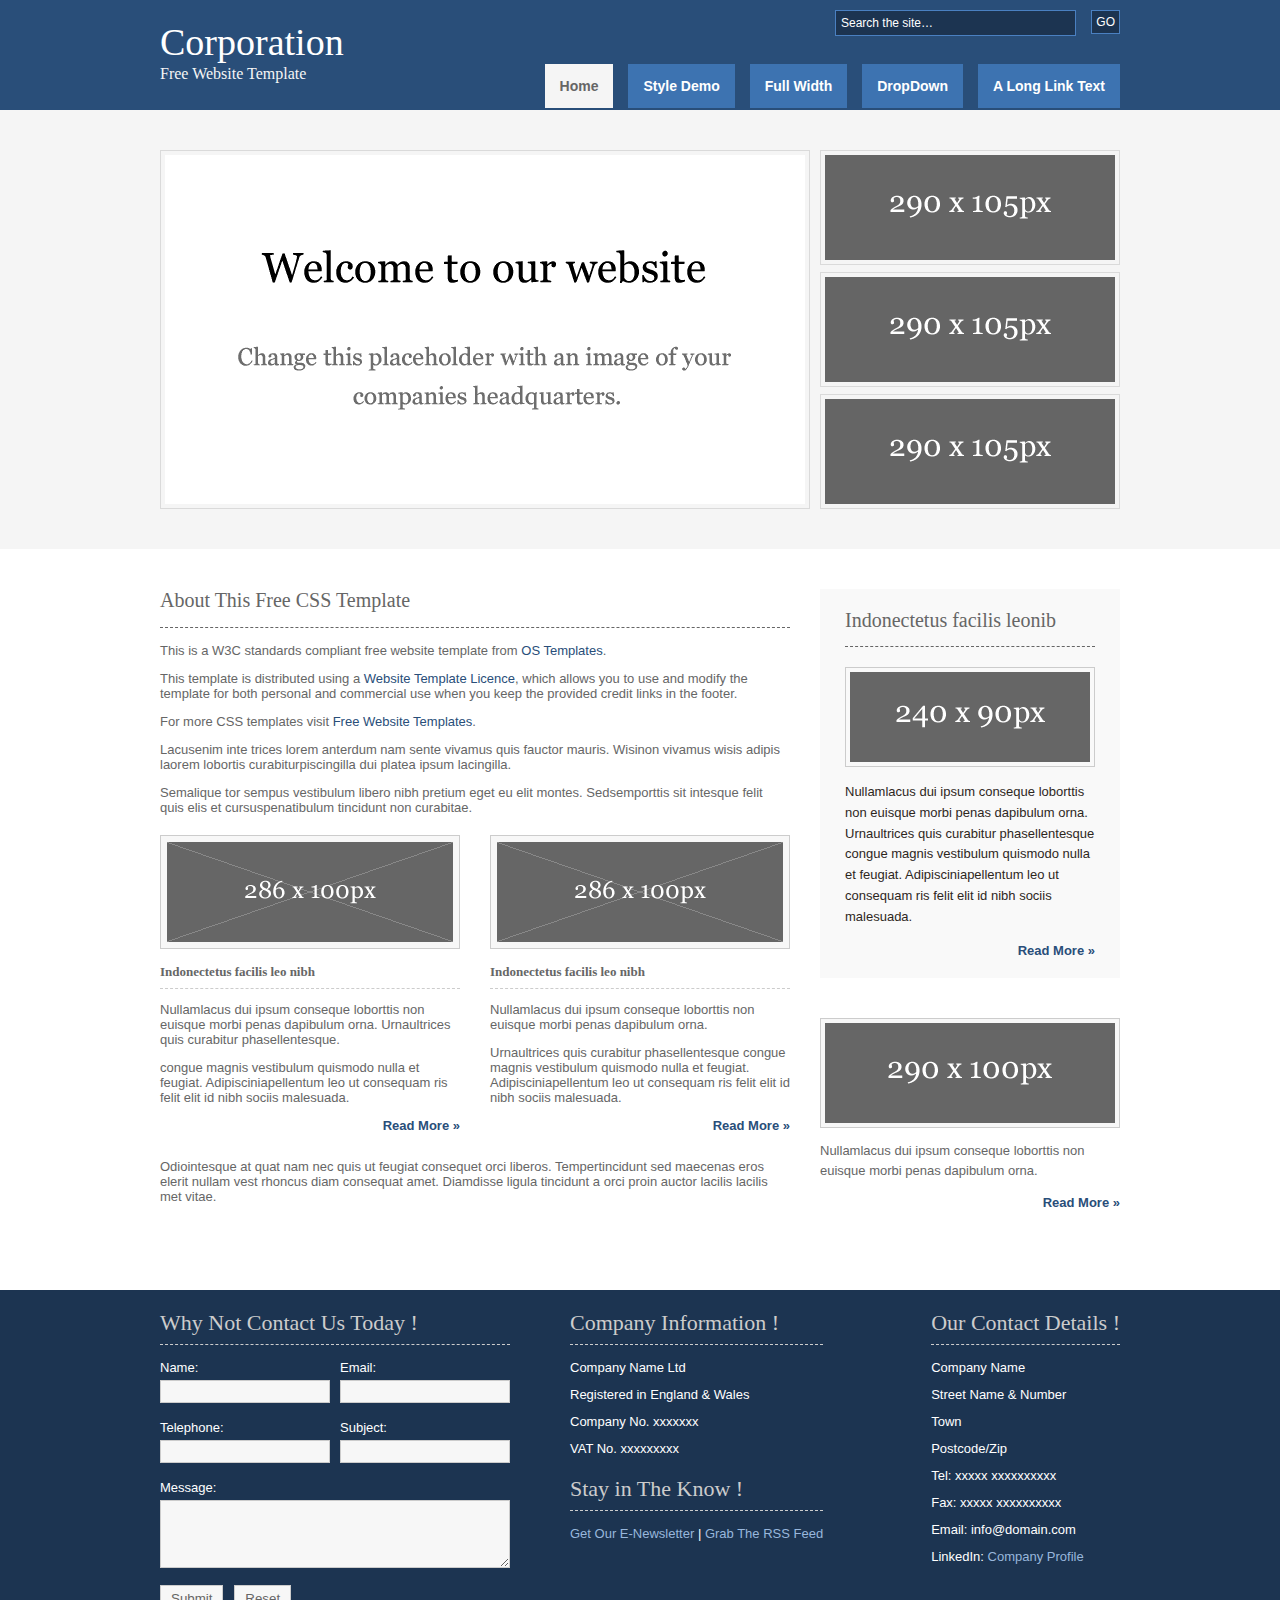
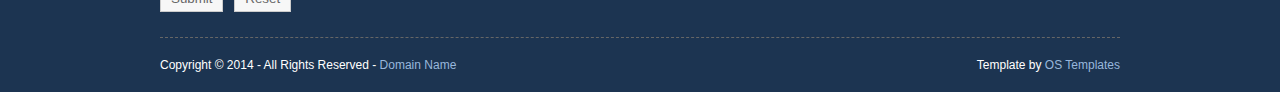
<file: Prototipo_2/corporation/index.html>
<!DOCTYPE html PUBLIC "-//W3C//DTD XHTML 1.0 Transitional//EN" "http://www.w3.org/TR/xhtml1/DTD/xhtml1-transitional.dtd">
<!--
Template Name: Corporation
Author: <a href="http://www.os-templates.com/">OS Templates</a>
Author URI: http://www.os-templates.com/
Licence: Free to use under our free template licence terms
Licence URI: http://www.os-templates.com/template-terms
-->
<html xmlns="http://www.w3.org/1999/xhtml">
<head>
<title>Corporation</title>
<meta http-equiv="Content-Type" content="text/html; charset=iso-8859-1" />
<link rel="stylesheet" href="layout/styles/layout.css" type="text/css" />
</head>
<body id="top">
<div class="wrapper col1">
  <div id="head">
    <h1><a href="index.html">Corporation</a></h1>
    <p>Free Website Template</p>
    <div id="topnav">
      <ul>
        <li><a class="active" href="index.html">Home</a></li>
        <li><a href="pages/style-demo.html">Style Demo</a></li>
        <li><a href="pages/full-width.html">Full Width</a></li>
        <li><a href="#">DropDown</a>
          <ul>
            <li><a href="#">Link 1</a></li>
            <li><a href="#">Link 2</a></li>
            <li><a href="#">Link 3</a></li>
          </ul>
        </li>
        <li class="last"><a href="#">A Long Link Text</a></li>
      </ul>
    </div>
    <div id="search">
      <form action="#" method="post">
        <fieldset>
          <legend>Site Search</legend>
          <input type="submit" name="go" id="go" value="GO" />
          <input type="text" value="Search the site&hellip;"  onfocus="this.value=(this.value=='Search the site&hellip;')? '' : this.value ;" />
        </fieldset>
      </form>
    </div>
  </div>
</div>
<div class="wrapper col2">
  <div id="gallery">
    <ul>
      <li class="placeholder" style="background-image:url(images/demo/gallery_default.gif);">Image Holder</li>
      <li><a class="swap" style="background-image:url(images/demo/290x105.gif);" href="#gallery"><strong>Services</strong><span><img src="images/demo/gallery_1.gif" alt="" /></span></a></li>
      <li><a class="swap" style="background-image:url(images/demo/290x105.gif);" href="#gallery"><strong>Products</strong><span><img src="images/demo/gallery_2.gif" alt="" /></span></a></li>
      <li class="last"><a class="swap" style="background-image:url(images/demo/290x105.gif);" href="#gallery"><strong>Company</strong><span><img src="images/demo/gallery_3.gif" alt="" /></span></a></li>
    </ul>
    <div class="clear"></div>
  </div>
</div>
<div class="wrapper col4">
  <div id="container">
    <div id="content">
      <h1>About This Free CSS Template</h1>
      <p>This is a W3C standards compliant free website template from <a href="http://www.os-templates.com/">OS Templates</a>.</p>
      <p>This template is distributed using a <a href="http://www.os-templates.com/template-terms">Website Template Licence</a>, which allows you to use and modify the template for both personal and commercial use when you keep the provided credit links in the footer.</p>
      <p>For more CSS templates visit <a href="http://www.os-templates.com/">Free Website Templates</a>.</p>
      <p>Lacusenim inte trices lorem anterdum nam sente vivamus quis fauctor mauris. Wisinon vivamus wisis adipis laorem lobortis curabiturpiscingilla dui platea ipsum lacingilla.</p>
      <p>Semalique tor sempus vestibulum libero nibh pretium eget eu elit montes. Sedsemporttis sit intesque felit quis elis et cursuspenatibulum tincidunt non curabitae.</p>
      <div class="homecontent">
        <ul>
          <li>
            <p class="imgholder"><img src="images/demo/286x100.gif" alt="" /></p>
            <h2>Indonectetus facilis leo nibh</h2>
            <p>Nullamlacus dui ipsum conseque loborttis non euisque morbi penas dapibulum orna. Urnaultrices quis curabitur phasellentesque.</p>
            <p>congue magnis vestibulum quismodo nulla et feugiat. Adipisciniapellentum leo ut consequam ris felit elit id nibh sociis malesuada.</p>
            <p class="readmore"><a href="#">Read More &raquo;</a></p>
          </li>
          <li class="last">
            <p class="imgholder"><img src="images/demo/286x100.gif" alt="" /></p>
            <h2>Indonectetus facilis leo nibh</h2>
            <p>Nullamlacus dui ipsum conseque loborttis non euisque morbi penas dapibulum orna.</p>
            <p>Urnaultrices quis curabitur phasellentesque congue magnis vestibulum quismodo nulla et feugiat. Adipisciniapellentum leo ut consequam ris felit elit id nibh sociis malesuada.</p>
            <p class="readmore"><a href="#">Read More &raquo;</a></p>
          </li>
        </ul>
        <div class="clear"></div>
      </div>
      <p>Odiointesque at quat nam nec quis ut feugiat consequet orci liberos. Tempertincidunt sed maecenas eros elerit nullam vest rhoncus diam consequat amet. Diamdisse ligula tincidunt a orci proin auctor lacilis lacilis met vitae.</p>
    </div>
    <div id="column">
      <div id="featured">
        <ul>
          <li>
            <h2>Indonectetus facilis leonib</h2>
            <p class="imgholder"><img src="images/demo/240x90.gif" alt="" /></p>
            <p>Nullamlacus dui ipsum conseque loborttis non euisque morbi penas dapibulum orna. Urnaultrices quis curabitur phasellentesque congue magnis vestibulum quismodo nulla et feugiat. Adipisciniapellentum leo ut consequam ris felit elit id nibh sociis malesuada.</p>
            <p class="more"><a href="#">Read More &raquo;</a></p>
          </li>
        </ul>
      </div>
      <div class="holder">
        <div class="imgholder"><img src="images/demo/290x100.gif" alt="" /></div>
        <p>Nullamlacus dui ipsum conseque loborttis non euisque morbi penas dapibulum orna.</p>
        <p class="readmore"><a href="#">Read More &raquo;</a></p>
      </div>
    </div>
    <div class="clear"></div>
  </div>
</div>
<div class="wrapper col5">
  <div id="footer">
    <div id="contactform">
      <h2>Why Not Contact Us Today !</h2>
      <form action="#" method="post">
        <fieldset>
          <legend>Contact Form</legend>
          <label for="fullname">Name:
            <input id="fullname" name="fullname" type="text" value="" />
          </label>
          <label for="emailaddress" class="margin">Email:
            <input id="emailaddress" name="emailaddress" type="text" value="" />
          </label>
          <label for="phone">Telephone:
            <input id="phone" name="phone" type="text" value="" />
          </label>
          <label for="subject" class="margin">Subject:
            <input id="subject" name="subject" type="text" value="" />
          </label>
          <label for="message">Message:<br />
            <textarea id="message" name="message" cols="40" rows="4"></textarea>
          </label>
          <p>
            <input id="submitform" name="submitform" type="submit" value="Submit" />
            &nbsp;
            <input id="resetform" name="resetform" type="reset" value="Reset" />
          </p>
        </fieldset>
      </form>
    </div>
    <!-- End Contact Form -->
    <div id="compdetails">
      <div id="officialdetails">
        <h2>Company Information !</h2>
        <ul>
          <li>Company Name Ltd</li>
          <li>Registered in England &amp; Wales</li>
          <li>Company No. xxxxxxx</li>
          <li class="last">VAT No. xxxxxxxxx</li>
        </ul>
        <h2>Stay in The Know !</h2>
        <p><a href="#">Get Our E-Newsletter</a> | <a href="#">Grab The RSS Feed</a></p>
      </div>
      <div id="contactdetails">
        <h2>Our Contact Details !</h2>
        <ul>
          <li>Company Name</li>
          <li>Street Name &amp; Number</li>
          <li>Town</li>
          <li>Postcode/Zip</li>
          <li>Tel: xxxxx xxxxxxxxxx</li>
          <li>Fax: xxxxx xxxxxxxxxx</li>
          <li>Email: info@domain.com</li>
          <li class="last">LinkedIn: <a href="#">Company Profile</a></li>
        </ul>
      </div>
      <div class="clear"></div>
    </div>
    <!-- End Company Details -->
    <div id="copyright">
      <p class="fl_left">Copyright &copy; 2014 - All Rights Reserved - <a href="#">Domain Name</a></p>
      <p class="fl_right">Template by <a target="_blank" href="http://www.os-templates.com/" title="Free Website Templates">OS Templates</a></p>
      <br class="clear" />
    </div>
    <div class="clear"></div>
  </div>
</div>
</body>
</html>
</file>
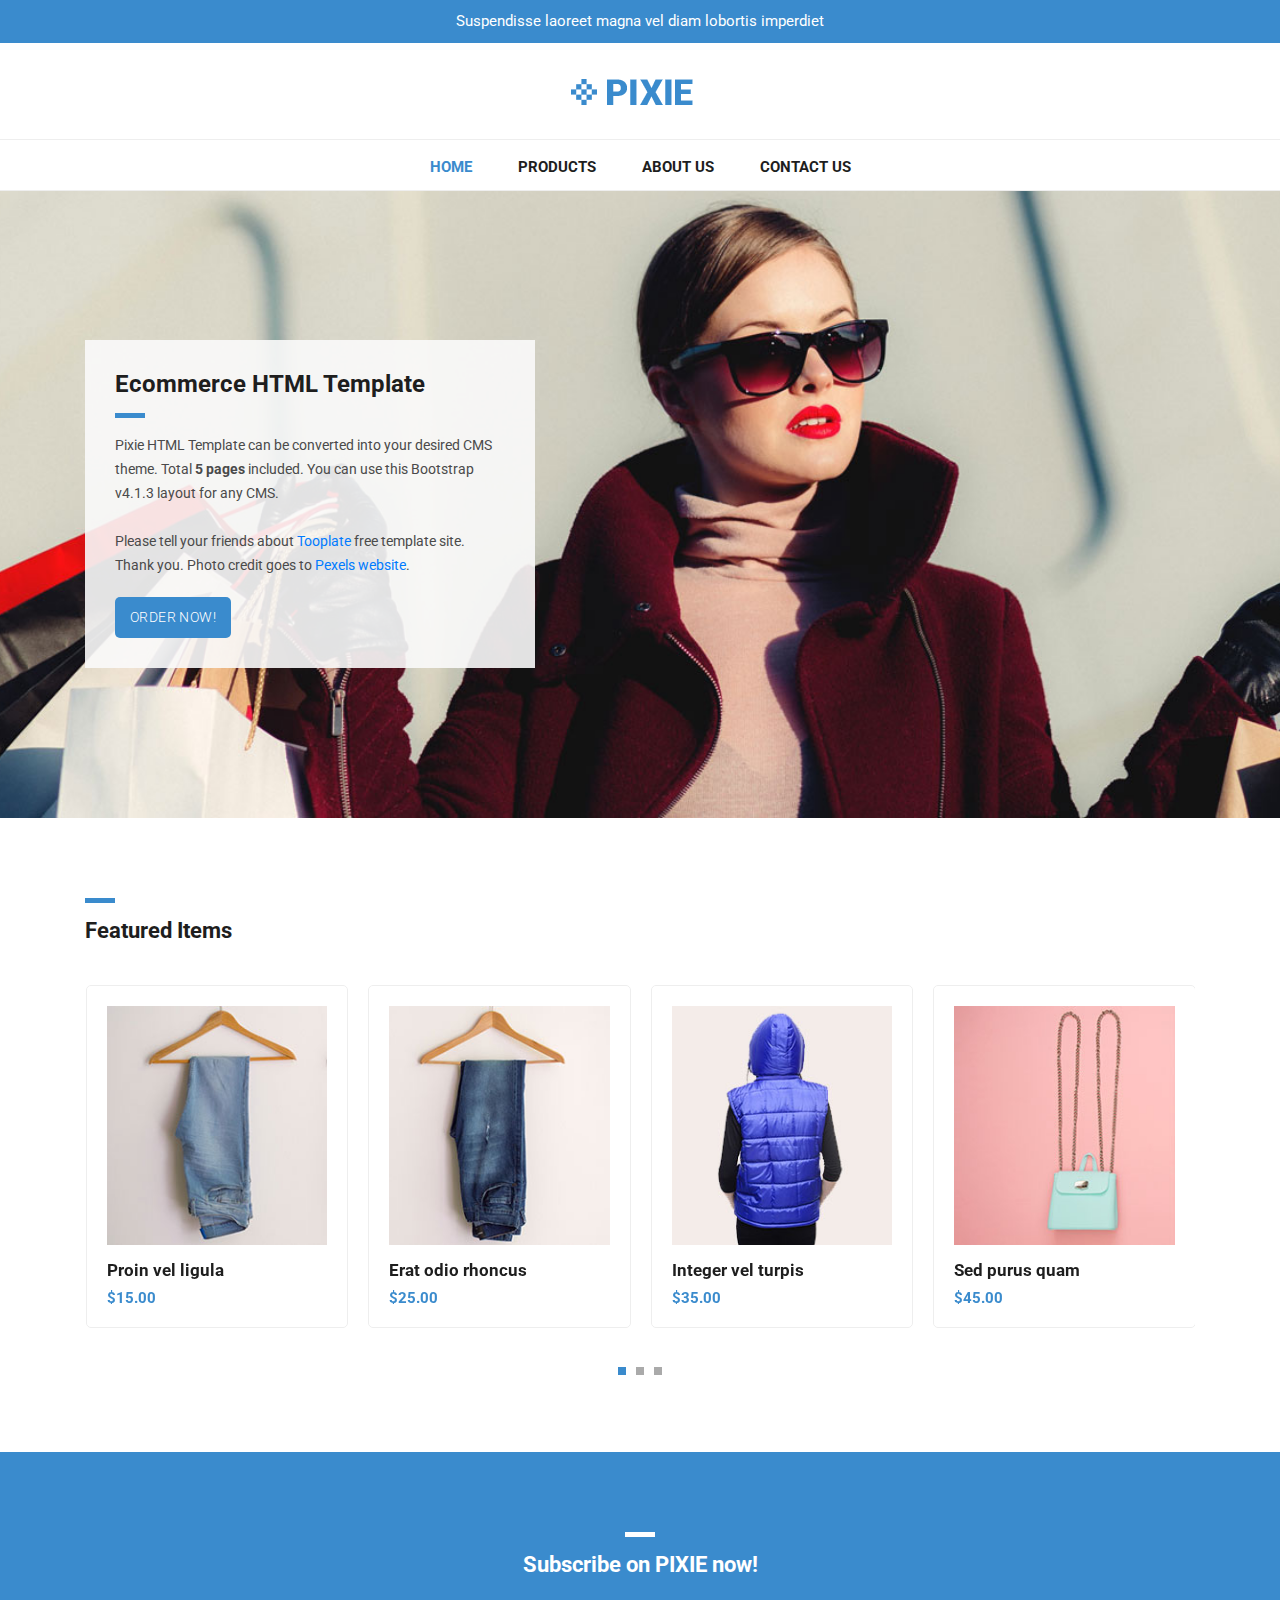
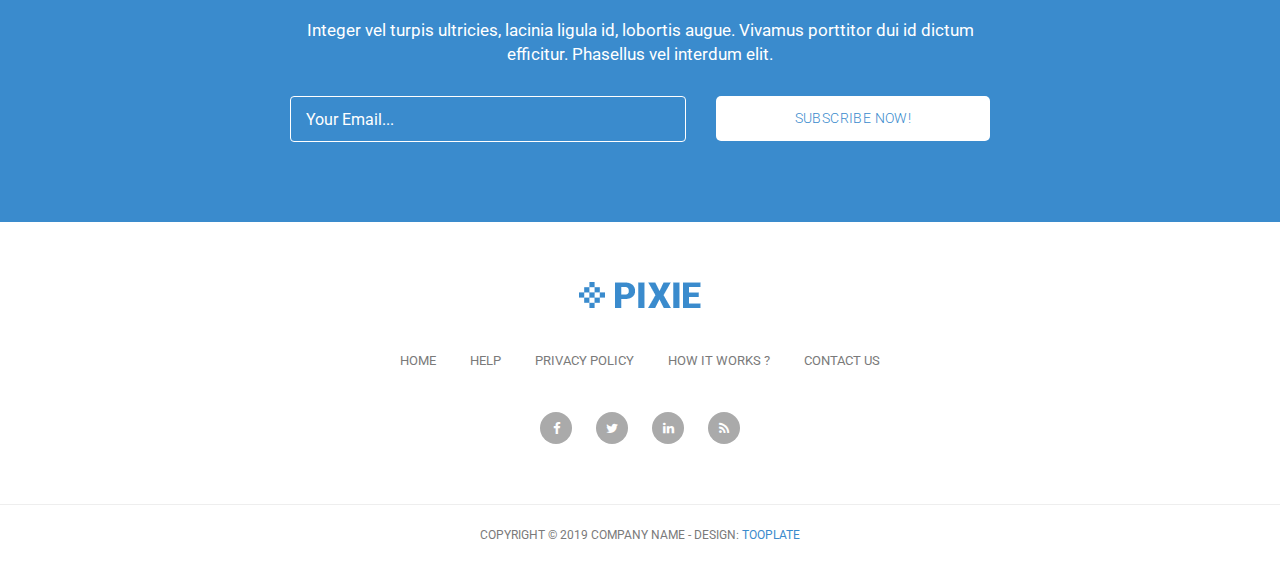
<file: Prototipo_4/sitio-web-ropa/index.html>
<!DOCTYPE html>
<html lang="en">

  <head>

    <meta charset="utf-8">
    <meta name="viewport" content="width=device-width, initial-scale=1, shrink-to-fit=no">
    <meta name="description" content="">
    <meta name="author" content="">
    <link href="https://fonts.googleapis.com/css?family=Roboto:100,300,400,500,700" rel="stylesheet">

    <title>Pixie - Ecommerce HTML5 Template</title>

    <!-- Bootstrap core CSS -->
    <link href="vendor/bootstrap/css/bootstrap.min.css" rel="stylesheet">


    <!-- Additional CSS Files -->
    <link rel="stylesheet" href="assets/css/fontawesome.css">
    <link rel="stylesheet" href="assets/css/tooplate-main.css">
    <link rel="stylesheet" href="assets/css/owl.css">
<!--
Tooplate 2114 Pixie
https://www.tooplate.com/view/2114-pixie
-->
  </head>

  <body>
    
    <!-- Pre Header -->
    <div id="pre-header">
      <div class="container">
        <div class="row">
          <div class="col-md-12">
            <span>Suspendisse laoreet magna vel diam lobortis imperdiet</span>
          </div>
        </div>
      </div>
    </div>

    <!-- Navigation -->
    <nav class="navbar navbar-expand-lg navbar-dark bg-dark static-top">
      <div class="container">
        <a class="navbar-brand" href="#"><img src="assets/images/header-logo.png" alt=""></a>
        <button class="navbar-toggler" type="button" data-toggle="collapse" data-target="#navbarResponsive" aria-controls="navbarResponsive" aria-expanded="false" aria-label="Toggle navigation">
          <span class="navbar-toggler-icon"></span>
        </button>
        <div class="collapse navbar-collapse" id="navbarResponsive">
          <ul class="navbar-nav ml-auto">
            <li class="nav-item active">
              <a class="nav-link" href="index.html">Home
                <span class="sr-only">(current)</span>
              </a>
            </li>
            <li class="nav-item">
              <a class="nav-link" href="products.html">Products</a>
            </li>
            <li class="nav-item">
              <a class="nav-link" href="about.html">About Us</a>
            </li>
            <li class="nav-item">
              <a class="nav-link" href="contact.html">Contact Us</a>
            </li>
          </ul>
        </div>
      </div>
    </nav>

    <!-- Page Content -->
    <!-- Banner Starts Here -->
    <div class="banner">
      <div class="container">
        <div class="row">
          <div class="col-md-12">
            <div class="caption">
              <h2>Ecommerce HTML Template</h2>
              <div class="line-dec"></div>
              <p>Pixie HTML Template can be converted into your desired CMS theme. Total <strong>5 pages</strong> included. You can use this Bootstrap v4.1.3 layout for any CMS. 
              <br><br>Please tell your friends about <a rel="nofollow" href="https://www.facebook.com/tooplate/">Tooplate</a> free template site. Thank you. Photo credit goes to <a rel="nofollow" href="https://www.pexels.com">Pexels website</a>.</p>
              <div class="main-button">
                <a href="#">Order Now!</a>
              </div>
            </div>
          </div>
        </div>
      </div>
    </div>
    <!-- Banner Ends Here -->

    <!-- Featured Starts Here -->
    <div class="featured-items">
      <div class="container">
        <div class="row">
          <div class="col-md-12">
            <div class="section-heading">
              <div class="line-dec"></div>
              <h1>Featured Items</h1>
            </div>
          </div>
          <div class="col-md-12">
            <div class="owl-carousel owl-theme">
              <a href="single-product.html">
                <div class="featured-item">
                  <img src="assets/images/item-01.jpg" alt="Item 1">
                  <h4>Proin vel ligula</h4>
                  <h6>$15.00</h6>
                </div>
              </a>
              <a href="single-product.html">
                <div class="featured-item">
                  <img src="assets/images/item-02.jpg" alt="Item 2">
                  <h4>Erat odio rhoncus</h4>
                  <h6>$25.00</h6>
                </div>
              </a>
              <a href="single-product.html">
                <div class="featured-item">
                  <img src="assets/images/item-03.jpg" alt="Item 3">
                  <h4>Integer vel turpis</h4>
                  <h6>$35.00</h6>
                </div>
              </a>
              <a href="single-product.html">
                <div class="featured-item">
                  <img src="assets/images/item-04.jpg" alt="Item 4">
                  <h4>Sed purus quam</h4>
                  <h6>$45.00</h6>
                </div>
              </a>
              <a href="single-product.html">
                <div class="featured-item">
                  <img src="assets/images/item-05.jpg" alt="Item 5">
                  <h4>Morbi aliquet</h4>
                  <h6>$55.00</h6>
                </div>
              </a>
              <a href="single-product.html">
                <div class="featured-item">
                  <img src="assets/images/item-06.jpg" alt="Item 6">
                  <h4>Urna ac diam</h4>
                  <h6>$65.00</h6>
                </div>
              </a>
              <a href="single-product.html">
                <div class="featured-item">
                  <img src="assets/images/item-04.jpg" alt="Item 7">
                  <h4>Proin eget imperdiet</h4>
                  <h6>$75.00</h6>
                </div>
              </a>
              <a href="single-product.html">
                <div class="featured-item">
                  <img src="assets/images/item-05.jpg" alt="Item 8">
                  <h4>Nullam risus nisl</h4>
                  <h6>$85.00</h6>
                </div>
              </a>
              <a href="single-product.html">
                <div class="featured-item">
                  <img src="assets/images/item-06.jpg" alt="Item 9">
                  <h4>Cras tempus</h4>
                  <h6>$95.00</h6>
                </div>
              </a>
            </div>
          </div>
        </div>
      </div>
    </div>
    <!-- Featred Ends Here -->


    <!-- Subscribe Form Starts Here -->
    <div class="subscribe-form">
      <div class="container">
        <div class="row">
          <div class="col-md-12">
            <div class="section-heading">
              <div class="line-dec"></div>
              <h1>Subscribe on PIXIE now!</h1>
            </div>
          </div>
          <div class="col-md-8 offset-md-2">
            <div class="main-content">
              <p>Integer vel turpis ultricies, lacinia ligula id, lobortis augue. Vivamus porttitor dui id dictum efficitur. Phasellus vel interdum elit.</p>
              <div class="container">
                <form id="subscribe" action="" method="get">
                  <div class="row">
                    <div class="col-md-7">
                      <fieldset>
                        <input name="email" type="text" class="form-control" id="email" 
                        onfocus="if(this.value == 'Your Email...') { this.value = ''; }" 
                    	onBlur="if(this.value == '') { this.value = 'Your Email...';}"
                    	value="Your Email..." required="">
                      </fieldset>
                    </div>
                    <div class="col-md-5">
                      <fieldset>
                        <button type="submit" id="form-submit" class="button">Subscribe Now!</button>
                      </fieldset>
                    </div>
                  </div>
                </form>
              </div>
            </div>
          </div>
        </div>
      </div>
    </div>
    <!-- Subscribe Form Ends Here -->


    
    <!-- Footer Starts Here -->
    <div class="footer">
      <div class="container">
        <div class="row">
          <div class="col-md-12">
            <div class="logo">
              <img src="assets/images/header-logo.png" alt="">
            </div>
          </div>
          <div class="col-md-12">
            <div class="footer-menu">
              <ul>
                <li><a href="#">Home</a></li>
                <li><a href="#">Help</a></li>
                <li><a href="#">Privacy Policy</a></li>
                <li><a href="#">How It Works ?</a></li>
                <li><a href="#">Contact Us</a></li>
              </ul>
            </div>
          </div>
          <div class="col-md-12">
            <div class="social-icons">
              <ul>
                <li><a href="#"><i class="fa fa-facebook"></i></a></li>
                <li><a href="#"><i class="fa fa-twitter"></i></a></li>
                <li><a href="#"><i class="fa fa-linkedin"></i></a></li>
                <li><a href="#"><i class="fa fa-rss"></i></a></li>
              </ul>
            </div>
          </div>
        </div>
      </div>
    </div>
    <!-- Footer Ends Here -->


    <!-- Sub Footer Starts Here -->
    <div class="sub-footer">
      <div class="container">
        <div class="row">
          <div class="col-md-12">
            <div class="copyright-text">
              <p>Copyright &copy; 2019 Company Name 
                
                - Design: <a rel="nofollow" href="https://www.facebook.com/tooplate">Tooplate</a></p>
            </div>
          </div>
        </div>
      </div>
    </div>
    <!-- Sub Footer Ends Here -->


    <!-- Bootstrap core JavaScript -->
    <script src="vendor/jquery/jquery.min.js"></script>
    <script src="vendor/bootstrap/js/bootstrap.bundle.min.js"></script>


    <!-- Additional Scripts -->
    <script src="assets/js/custom.js"></script>
    <script src="assets/js/owl.js"></script>


    <script language = "text/Javascript"> 
      cleared[0] = cleared[1] = cleared[2] = 0; //set a cleared flag for each field
      function clearField(t){                   //declaring the array outside of the
      if(! cleared[t.id]){                      // function makes it static and global
          cleared[t.id] = 1;  // you could use true and false, but that's more typing
          t.value='';         // with more chance of typos
          t.style.color='#fff';
          }
      }
    </script>


  </body>

</html>
</file>
<file: curve header_css/estilo/estilo.css>
*{padding: 0; margin: 0; box-sizing: border-box;}
body{height: 900px;}
header {
	background: url('http://www.autodatz.com/wp-content/uploads/2017/05/Old-Car-Wallpapers-Hd-36-with-Old-Car-Wallpapers-Hd.jpg');
	text-align: center;
	width: 100%;
	height: auto;
	background-size: cover;
	background-attachment: fixed;
	position: relative;
	overflow: hidden;
	border-radius: 0 0 85% 85% / 30%;
}
header .overlay{
	width: 100%;
	height: 100%;
	padding: 50px;
	color: #FFF;
	text-shadow: 1px 1px 1px #333;
  background-image: linear-gradient( 135deg, #9f05ff69 10%, #fd5e086b 100%);
	
}

h1 {
	font-family: 'Dancing Script', cursive;
	font-size: 80px;
	margin-bottom: 30px;
}

h3, p {
	font-family: 'Open Sans', sans-serif;
	margin-bottom: 30px;
}

button {
	border: none;
	outline: none;
	padding: 10px 20px;
	border-radius: 50px;
	color: #333;
	background: #fff;
	margin-bottom: 50px;
	box-shadow: 0 3px 20px 0 #0000003b;
}
button:hover{
	cursor: pointer;
}
</file>
<file: Fixed_header_css/estilo/estilo.css>
@import url(https://fonts.googleapis.com/css?family=Montserrat);
@import url('https://fonts.googleapis.com/css?family=Open+Sans');

h1{
  font-family: 'Montserrat', sans-serif;
}
p{
  font-family: 'Open Sans', sans-serif;
  text-align: justify;
}
.blue-bg{
  position: fixed;
  background: url(https://live.staticflickr.com/1656/26031883676_182191d803_b.jpg);
  background-size: cover;
  background-color: #58aff6;
  top: 0;
  height: 400px;
  width: 100vw;
  z-index: -1;
  overflow-x: hidden;
}
.white-bg{
  position: absolute;
  top: 0;
  background-color: #fff;
  min-height: 500px;
  margin: 210px 0px;
  width: 100vw;
  height: 100vh;
  transform: skewY(5deg);
  z-index: -1;
}
.content{
  position: absolute;
  top: 0;
  margin: 250px 10vw;
  max-width: 60vw;
  background-color: transparent;
}
.shadow{
  box-shadow: -2px -5px 5px 0px rgba(0,0,0,0.3);
}
</file>
<file: footer_css/estilo/estilo.css>
*, *:before, *:after {
    box-sizing: border-box;
  }
  
  html {
    font-size: 100%;
  }
  
  body {
    font-family: acumin-pro, system-ui, sans-serif;
    margin: 0;
    display: grid;
    grid-template-rows: auto 1fr auto;
    font-size: 14px;
    background-color: #f4f4f4;
    align-items: start;
    min-height: 100vh;
  }
  
  .footer {
    display: flex;
    flex-flow: row wrap;
    padding: 30px 30px 20px 30px;
    color: #2f2f2f;
    background-color: #fff;
    border-top: 1px solid #e5e5e5;
  }
  
  .footer > * {
    flex:  1 100%;
  }
  
  .footer__addr {
    margin-right: 1.25em;
    margin-bottom: 2em;
  }
  
  .footer__logo {
    font-family: 'Pacifico', cursive;
    font-weight: 400;
    text-transform: lowercase;
    font-size: 1.5rem;
  }
  
  .footer__addr h2 {
    margin-top: 1.3em;
    font-size: 15px;
    font-weight: 400;
  }
  
  .nav__title {
    font-weight: 400;
    font-size: 15px;
  }
  
  .footer address {
    font-style: normal;
    color: #999;
  }
  
  .footer__btn {
    display: flex;
    align-items: center;
    justify-content: center;
    height: 36px;
    max-width: max-content;
    background-color: rgb(33, 33, 33, 0.07);
    border-radius: 100px;
    color: #2f2f2f;
    line-height: 0;
    margin: 0.6em 0;
    font-size: 1rem;
    padding: 0 1.3em;
  }
  
  .footer ul {
    list-style: none;
    padding-left: 0;
  }
  
  .footer li {
    line-height: 2em;
  }
  
  .footer a {
    text-decoration: none;
  }
  
  .footer__nav {
    display: flex;
      flex-flow: row wrap;
  }
  
  .footer__nav > * {
    flex: 1 50%;
    margin-right: 1.25em;
  }
  
  .nav__ul a {
    color: #999;
  }
  
  .nav__ul--extra {
    column-count: 2;
    column-gap: 1.25em;
  }
  
  .legal {
    display: flex;
    flex-wrap: wrap;
    color: #999;
  }
    
  .legal__links {
    display: flex;
    align-items: center;
  }
  
  .heart {
    color: #2f2f2f;
  }
  
  @media screen and (min-width: 24.375em) {
    .legal .legal__links {
      margin-left: auto;
    }
  }
  
  @media screen and (min-width: 40.375em) {
    .footer__nav > * {
      flex: 1;
    }
    
    .nav__item--extra {
      flex-grow: 2;
    }
    
    .footer__addr {
      flex: 1 0px;
    }
    
    .footer__nav {
      flex: 2 0px;
    }
  }
</file>
<file: footer_css_1/estilo/estilo.css>
@import url(https://fonts.googleapis.com/css?family=Open+Sans:400,500,300,700);

* {
  font-family: Open Sans;
}

section {
  width: 100%;
  display: inline-block;
  background: #333;
  height: 50vh;
  text-align: center;
  font-size: 22px;
  font-weight: 700;
  text-decoration: underline;
}

.footer-distributed{
	background: #666;
	box-shadow: 0 1px 1px 0 rgba(0, 0, 0, 0.12);
	box-sizing: border-box;
	width: 100%;
	text-align: left;
	font: bold 16px sans-serif;
	padding: 55px 50px;
}

.footer-distributed .footer-left,
.footer-distributed .footer-center,
.footer-distributed .footer-right{
	display: inline-block;
	vertical-align: top;
}

/* Footer left */

.footer-distributed .footer-left{
	width: 40%;
}

/* The company logo */

.footer-distributed h3{
	color:  #ffffff;
	font: normal 36px 'Open Sans', cursive;
	margin: 0;
}

.footer-distributed h3 span{
	color:  lightseagreen;
}

/* Footer links */

.footer-distributed .footer-links{
	color:  #ffffff;
	margin: 20px 0 12px;
	padding: 0;
}

.footer-distributed .footer-links a{
	display:inline-block;
	line-height: 1.8;
  font-weight:400;
	text-decoration: none;
	color:  inherit;
}

.footer-distributed .footer-company-name{
	color:  #222;
	font-size: 14px;
	font-weight: normal;
	margin: 0;
}

/* Footer Center */

.footer-distributed .footer-center{
	width: 35%;
}

.footer-distributed .footer-center i{
	background-color:  #33383b;
	color: #ffffff;
	font-size: 25px;
	width: 38px;
	height: 38px;
	border-radius: 50%;
	text-align: center;
	line-height: 42px;
	margin: 10px 15px;
	vertical-align: middle;
}

.footer-distributed .footer-center i.fa-envelope{
	font-size: 17px;
	line-height: 38px;
}

.footer-distributed .footer-center p{
	display: inline-block;
	color: #ffffff;
  font-weight:400;
	vertical-align: middle;
	margin:0;
}

.footer-distributed .footer-center p span{
	display:block;
	font-weight: normal;
	font-size:14px;
	line-height:2;
}

.footer-distributed .footer-center p a{
	color:  lightseagreen;
	text-decoration: none;;
}

.footer-distributed .footer-links a:before {
  content: "|";
  font-weight:300;
  font-size: 20px;
  left: 0;
  color: #fff;
  display: inline-block;
  padding-right: 5px;
}

.footer-distributed .footer-links .link-1:before {
  content: none;
}

/* Footer Right */

.footer-distributed .footer-right{
	width: 20%;
}

.footer-distributed .footer-company-about{
	line-height: 20px;
	color:  #92999f;
	font-size: 13px;
	font-weight: normal;
	margin: 0;
}

.footer-distributed .footer-company-about span{
	display: block;
	color:  #ffffff;
	font-size: 14px;
	font-weight: bold;
	margin-bottom: 20px;
}

.footer-distributed .footer-icons{
	margin-top: 25px;
}

.footer-distributed .footer-icons a{
	display: inline-block;
	width: 35px;
	height: 35px;
	cursor: pointer;
	background-color:  #33383b;
	border-radius: 2px;

	font-size: 20px;
	color: #ffffff;
	text-align: center;
	line-height: 35px;

	margin-right: 3px;
	margin-bottom: 5px;
}

/* If you don't want the footer to be responsive, remove these media queries */

@media (max-width: 880px) {

	.footer-distributed{
		font: bold 14px sans-serif;
	}

	.footer-distributed .footer-left,
	.footer-distributed .footer-center,
	.footer-distributed .footer-right{
		display: block;
		width: 100%;
		margin-bottom: 40px;
		text-align: center;
	}

	.footer-distributed .footer-center i{
		margin-left: 0;
	}

}
</file>
<file: Prototipo_1/style.css>
/* The page is NOT responsive. You can implement responsiveness yourself if you wanna have some fun 😃 */

:root {
  --color-primary: #5ec576;
  --color-secondary: #ffcb03;
  --color-tertiary: #ff585f;
  --color-primary-darker: #4bbb7d;
  --color-secondary-darker: #ffbb00;
  --color-tertiary-darker: #fd424b;
  --color-primary-opacity: #5ec5763a;
  --color-secondary-opacity: #ffcd0331;
  --color-tertiary-opacity: #ff58602d;
  --gradient-primary: linear-gradient(to top left, #39b385, #9be15d);
  --gradient-secondary: linear-gradient(to top left, #ffb003, #ffcb03);
}

* {
  margin: 0;
  padding: 0;
  box-sizing: inherit;
}

html {
  font-size: 62.5%;
  box-sizing: border-box;
}

body {
  font-family: 'Poppins', sans-serif;
  font-weight: 300;
  color: #444;
  line-height: 1.9;
  background-color: #f3f3f3;
}

/* GENERAL ELEMENTS */
.section {
  padding: 15rem 3rem;
  border-top: 1px solid #ddd;

  transition: transform 1s, opacity 1s;
}

.section--hidden {
  opacity: 0;
  transform: translateY(8rem);
}

.section__title {
  max-width: 80rem;
  margin: 0 auto 8rem auto;
}

.section__description {
  font-size: 1.8rem;
  font-weight: 600;
  text-transform: uppercase;
  color: var(--color-primary);
  margin-bottom: 1rem;
}

.section__header {
  font-size: 4rem;
  line-height: 1.3;
  font-weight: 500;
}

.btn {
  display: inline-block;
  background-color: var(--color-primary);
  font-size: 1.6rem;
  font-family: inherit;
  font-weight: 500;
  border: none;
  padding: 1.25rem 4.5rem;
  border-radius: 10rem;
  cursor: pointer;
  transition: all 0.3s;
}

.btn:hover {
  background-color: var(--color-primary-darker);
}

.btn--text {
  display: inline-block;
  background: none;
  font-size: 1.7rem;
  font-family: inherit;
  font-weight: 500;
  color: var(--color-primary);
  border: none;
  border-bottom: 1px solid currentColor;
  padding-bottom: 2px;
  cursor: pointer;
  transition: all 0.3s;
}

p {
  color: #666;
}

/* This is BAD for accessibility! Don't do in the real world! */
button:focus {
  outline: none;
}

img {
  transition: filter 0.5s;
}

.lazy-img {
  filter: blur(20px);
}

/* NAVIGATION */
.nav {
  display: flex;
  justify-content: space-between;
  align-items: center;
  height: 9rem;
  width: 100%;
  padding: 0 6rem;
  z-index: 100;
}

/* nav and stickly class at the same time */
.nav.sticky {
  position: fixed;
  background-color: rgba(255, 255, 255, 0.95);
}

.nav__logo {
  height: 4.5rem;
  transition: all 0.3s;
}

.nav__links {
  display: flex;
  align-items: center;
  list-style: none;
}

.nav__item {
  margin-left: 4rem;
}

.nav__link:link,
.nav__link:visited {
  font-size: 1.7rem;
  font-weight: 400;
  color: inherit;
  text-decoration: none;
  display: block;
  transition: all 0.3s;
}

.nav__link--btn:link,
.nav__link--btn:visited {
  padding: 0.8rem 2.5rem;
  border-radius: 3rem;
  background-color: var(--color-primary);
  color: #222;
}

.nav__link--btn:hover,
.nav__link--btn:active {
  color: inherit;
  background-color: var(--color-primary-darker);
  color: #333;
}

/* HEADER */
.header {
  padding: 0 3rem;
  height: 100vh;
  display: flex;
  flex-direction: column;
  align-items: center;
}

.header__title {
  flex: 1;

  max-width: 115rem;
  display: grid;
  grid-template-columns: 3fr 2fr;
  row-gap: 3rem;
  align-content: center;
  justify-content: center;

  align-items: start;
  justify-items: start;
}

h1 {
  font-size: 5.5rem;
  line-height: 1.35;
}

h4 {
  font-size: 2.4rem;
  font-weight: 500;
}

.header__img {
  width: 100%;
  grid-column: 2 / 3;
  grid-row: 1 / span 4;
  transform: translateY(-6rem);
}

.highlight {
  position: relative;
}

.highlight::after {
  display: block;
  content: '';
  position: absolute;
  bottom: 0;
  left: 0;
  height: 100%;
  width: 100%;
  z-index: -1;
  opacity: 0.7;
  transform: scale(1.07, 1.05) skewX(-15deg);
  background-image: var(--gradient-primary);
}

/* FEATURES */
.features {
  display: grid;
  grid-template-columns: 1fr 1fr;
  gap: 4rem;
  margin: 0 12rem;
}

.features__img {
  width: 100%;
}

.features__feature {
  align-self: center;
  justify-self: center;
  width: 70%;
  font-size: 1.5rem;
}

.features__icon {
  display: flex;
  align-items: center;
  justify-content: center;
  background-color: var(--color-primary-opacity);
  height: 5.5rem;
  width: 5.5rem;
  border-radius: 50%;
  margin-bottom: 2rem;
}

.features__icon svg {
  height: 2.5rem;
  width: 2.5rem;
  fill: var(--color-primary);
}

.features__header {
  font-size: 2rem;
  margin-bottom: 1rem;
}

/* OPERATIONS */
.operations {
  max-width: 100rem;
  margin: 12rem auto 0 auto;

  background-color: #fff;
}

.operations__tab-container {
  display: flex;
  justify-content: center;
}

.operations__tab {
  margin-right: 2.5rem;
  transform: translateY(-50%);
}

.operations__tab span {
  margin-right: 1rem;
  font-weight: 600;
  display: inline-block;
}

.operations__tab--1 {
  background-color: var(--color-secondary);
}

.operations__tab--1:hover {
  background-color: var(--color-secondary-darker);
}

.operations__tab--3 {
  background-color: var(--color-tertiary);
  margin: 0;
}

.operations__tab--3:hover {
  background-color: var(--color-tertiary-darker);
}

.operations__tab--active {
  transform: translateY(-66%);
}

.operations__content {
  display: none;

  /* JUST PRESENTATIONAL */
  font-size: 1.7rem;
  padding: 2.5rem 7rem 6.5rem 7rem;
}

.operations__content--active {
  display: grid;
  grid-template-columns: 7rem 1fr;
  column-gap: 3rem;
  row-gap: 0.5rem;
}

.operations__header {
  font-size: 2.25rem;
  font-weight: 500;
  align-self: center;
}

.operations__icon {
  display: flex;
  align-items: center;
  justify-content: center;
  height: 7rem;
  width: 7rem;
  border-radius: 50%;
}

.operations__icon svg {
  height: 2.75rem;
  width: 2.75rem;
}

.operations__content p {
  grid-column: 2;
}

.operations__icon--1 {
  background-color: var(--color-secondary-opacity);
}
.operations__icon--2 {
  background-color: var(--color-primary-opacity);
}
.operations__icon--3 {
  background-color: var(--color-tertiary-opacity);
}
.operations__icon--1 svg {
  fill: var(--color-secondary-darker);
}
.operations__icon--2 svg {
  fill: var(--color-primary);
}
.operations__icon--3 svg {
  fill: var(--color-tertiary);
}

/* SLIDER */
.slider {
  max-width: 100rem;
  height: 50rem;
  margin: 0 auto;
  position: relative;

  /* IN THE END */
  overflow: hidden;
}

.slide {
  position: absolute;
  top: 0;
  width: 100%;
  height: 50rem;

  display: flex;
  align-items: center;
  justify-content: center;

  /* THIS creates the animation! */
  transition: transform 1s;
}

.slide > img {
  /* Only for images that have different size than slide */
  width: 100%;
  height: 100%;
  object-fit: cover;
}

.slider__btn {
  position: absolute;
  top: 50%;
  z-index: 10;

  border: none;
  background: rgba(255, 255, 255, 0.7);
  font-family: inherit;
  color: #333;
  border-radius: 50%;
  height: 5.5rem;
  width: 5.5rem;
  font-size: 3.25rem;
  cursor: pointer;
}

.slider__btn--left {
  left: 6%;
  transform: translate(-50%, -50%);
}

.slider__btn--right {
  right: 6%;
  transform: translate(50%, -50%);
}

.dots {
  position: absolute;
  bottom: 5%;
  left: 50%;
  transform: translateX(-50%);
  display: flex;
}

.dots__dot {
  border: none;
  background-color: #b9b9b9;
  opacity: 0.7;
  height: 1rem;
  width: 1rem;
  border-radius: 50%;
  margin-right: 1.75rem;
  cursor: pointer;
  transition: all 0.5s;

  /* Only necessary when overlying images */
  /* box-shadow: 0 0.6rem 1.5rem rgba(0, 0, 0, 0.7); */
}

.dots__dot:last-child {
  margin: 0;
}

.dots__dot--active {
  /* background-color: #fff; */
  background-color: #888;
  opacity: 1;
}

/* TESTIMONIALS */
.testimonial {
  width: 65%;
  position: relative;
}

.testimonial::before {
  content: '\201C';
  position: absolute;
  top: -5.7rem;
  left: -6.8rem;
  line-height: 1;
  font-size: 20rem;
  font-family: inherit;
  color: var(--color-primary);
  z-index: -1;
}

.testimonial__header {
  font-size: 2.25rem;
  font-weight: 500;
  margin-bottom: 1.5rem;
}

.testimonial__text {
  font-size: 1.7rem;
  margin-bottom: 3.5rem;
  color: #666;
}

.testimonial__author {
  margin-left: 3rem;
  font-style: normal;

  display: grid;
  grid-template-columns: 6.5rem 1fr;
  column-gap: 2rem;
}

.testimonial__photo {
  grid-row: 1 / span 2;
  width: 6.5rem;
  border-radius: 50%;
}

.testimonial__name {
  font-size: 1.7rem;
  font-weight: 500;
  align-self: end;
  margin: 0;
}

.testimonial__location {
  font-size: 1.5rem;
}

.section__title--testimonials {
  margin-bottom: 4rem;
}

/* SIGNUP */
.section--sign-up {
  background-color: #37383d;
  border-top: none;
  border-bottom: 1px solid #444;
  text-align: center;
  padding: 10rem 3rem;
}

.section--sign-up .section__header {
  color: #fff;
  text-align: center;
}

.section--sign-up .section__title {
  margin-bottom: 6rem;
}

.section--sign-up .btn {
  font-size: 1.9rem;
  padding: 2rem 5rem;
}

/* FOOTER */
.footer {
  padding: 10rem 3rem;
  background-color: #37383d;
}

.footer__nav {
  list-style: none;
  display: flex;
  justify-content: center;
  margin-bottom: 5rem;
}

.footer__item {
  margin-right: 4rem;
}

.footer__link {
  font-size: 1.6rem;
  color: #eee;
  text-decoration: none;
}

.footer__logo {
  height: 5rem;
  display: block;
  margin: 0 auto;
  margin-bottom: 5rem;
}

.footer__copyright {
  font-size: 1.4rem;
  color: #aaa;
  text-align: center;
}

.footer__copyright .footer__link {
  font-size: 1.4rem;
}

/* MODAL WINDOW */
.modal {
  position: fixed;
  top: 50%;
  left: 50%;
  transform: translate(-50%, -50%);
  max-width: 60rem;
  background-color: #f3f3f3;
  padding: 5rem 6rem;
  box-shadow: 0 4rem 6rem rgba(0, 0, 0, 0.3);
  z-index: 1000;
  transition: all 0.5s;
}

.overlay {
  position: fixed;
  top: 0;
  left: 0;
  width: 100%;
  height: 100%;
  background-color: rgba(0, 0, 0, 0.5);
  backdrop-filter: blur(4px);
  z-index: 100;
  transition: all 0.5s;
}

.modal__header {
  font-size: 3.25rem;
  margin-bottom: 4.5rem;
  line-height: 1.5;
}

.modal__form {
  margin: 0 3rem;
  display: grid;
  grid-template-columns: 1fr 2fr;
  align-items: center;
  gap: 2.5rem;
}

.modal__form label {
  font-size: 1.7rem;
  font-weight: 500;
}

.modal__form input {
  font-size: 1.7rem;
  padding: 1rem 1.5rem;
  border: 1px solid #ddd;
  border-radius: 0.5rem;
}

.modal__form button {
  grid-column: 1 / span 2;
  justify-self: center;
  margin-top: 1rem;
}

.btn--close-modal {
  font-family: inherit;
  color: inherit;
  position: absolute;
  top: 0.5rem;
  right: 2rem;
  font-size: 4rem;
  cursor: pointer;
  border: none;
  background: none;
}

.hidden {
  visibility: hidden;
  opacity: 0;
}

/* COOKIE MESSAGE */
.cookie-message {
  display: flex;
  align-items: center;
  justify-content: space-evenly;
  width: 100%;
  background-color: white;
  color: #bbb;
  font-size: 1.5rem;
  font-weight: 400;
}
</file>
<file: video_ropa_header_css/estilo/estilo.css>
@font-face {
    font-family: Moderne Sans;
    src: url(https://s3-us-west-2.amazonaws.com/s.cdpn.io/4273/moderne_sans.woff2)
  }
  * {
    box-sizing: border-box;
  }
  body {
    margin: 0;
    background: #000;
    background-size: cover;
  }
  video { 
      position: absolute;
      top: 0;
      left: 0;
      width: 100%;
      height: 100%;
      object-fit: cover;
      object-position: center;
  }
  div#fashion {
    min-height: 100vh;
    display: flex;
    align-items: center;
    justify-content: center;
  }
  header {
    position: fixed;
    width: 100%;
    text-align: center;
    color: white;
    transition: .4s;
  }
  header:hover {
    background: rgba(255,255,255,0.8);
    color: #000;
  }
  h1 {
    font-family: Moderne Sans, sans-serif;
    text-align: center;
    font-size: 2rem;
    width: 100%;
    letter-spacing: .5rem;
  }
  nav a {
    text-decoration: none;
    color: inherit;
    padding: 1rem;
  }
  h2 { 
    font-family: Century Schoolbook, Century Schoolbook L, Georgia, serif;
    font-size: 8vmin;
    text-align: center;
    margin: 2rem 3rem 0;
    mix-blend-mode: overlay;
    color: #fff;
    font-weight: 100;
  }
</file>
<file: dashtreme-master/documentation/assets/blueprint-css/screen.css>
/* -----------------------------------------------------------------------


 Blueprint CSS Framework 0.9
 http://blueprintcss.org

   * Copyright (c) 2007-Present. See LICENSE for more info.
   * See README for instructions on how to use Blueprint.
   * For credits and origins, see AUTHORS.
   * This is a compressed file. See the sources in the 'src' directory.

----------------------------------------------------------------------- */

/* reset.css */
html, body, div, span, object, iframe, h1, h2, h3, h4, h5, h6, p, blockquote, pre, a, abbr, acronym, address, code, del, dfn, em, img, q, dl, dt, dd, ol, ul, li, fieldset, form, label, legend, table, caption, tbody, tfoot, thead, tr, th, td {margin:0;padding:0;border:0;font-weight:inherit;font-style:inherit;font-size:100%;font-family:inherit;vertical-align:baseline;}
body {line-height:1.5;}
table {border-collapse:separate;border-spacing:0;}
caption, th, td {text-align:left;font-weight:normal;}
table, td, th {vertical-align:middle;}
blockquote:before, blockquote:after, q:before, q:after {content:"";}
blockquote, q {quotes:"" "";}
a img {border:none;}

/* custom.css */
.info { background:#fafcfc; }
.borderTop { border-top: 1px solid #eee;}
.append-0 {padding-right:20px;}

/* typography.css */
body {font-size:80%;color:#222;background:#fff;font-family:"Helvetica Neue", Arial, Helvetica, sans-serif;padding-top:30px;}
h1, h2, h3, h4, h5, h6 {font-weight:normal;color:#111;}
h1 {font-size:2.6em;line-height:1;margin-bottom:0.5em;}
h2 {font-size:1.9em;margin-bottom:0.75em;}
h3 {font-size:1.4em;line-height:1;margin-bottom:1em;}
h4 {font-size:1.1em;line-height:1.25;margin-bottom:1.25em;}
h5 {font-size:1em;font-weight:bold;margin-bottom:1.5em;}
h6 {font-size:1em;font-weight:bold;}
h1 img, h2 img, h3 img, h4 img, h5 img, h6 img {margin:0;}
p {margin:0 0 1.5em;line-height:1.65em;}
p img.left {float:left;margin:1.5em 1.5em 1.5em 0;padding:0;}
p img.right {float:right;margin:1.5em 0 1.5em 1.5em;}
a:focus, a:hover {color:#000;}
a {color:#009;text-decoration:underline;}
blockquote {margin:1.5em;color:#666;font-style:italic;}
strong {font-weight:bold;}
em, dfn {font-style:italic;}
dfn {font-weight:bold;}
sup, sub {line-height:0;}
abbr, acronym {border-bottom:1px dotted #666;}
address {margin:0 0 1.5em;font-style:italic;}
del {color:#666;}
pre {margin:1.5em 0;white-space:pre;}
pre, code, tt {font:13px 'andale mono', 'lucida console', monospace;line-height:1.5;}
li ul, li ol {margin:0 1.5em;}
ul, ol {margin:0 1.5em 1.5em 3.5em;}
ul {list-style-type:disc;}
ol {list-style-type:decimal;}
ol.alpha {list-style:upper-alpha;}
dl {margin:0 0 1.5em 0;}
dl dt {font-weight:bold;}
dd {margin-left:1.5em;}
table {margin-bottom:1.4em;width:100%;}
th {font-weight:bold;}
thead th {background:#c3d9ff;}
th, td, caption {padding:4px 10px 4px 5px;}
tr.even td {background:#e5ecf9;}
tfoot {font-style:italic;}
caption {background:#eee;}
.small {font-size:.85em;margin-bottom:1.875em;line-height:1.875em;}
.large {font-size:1.2em;line-height:2.5em;margin-bottom:1.25em;}
.hide {display:none;}
.quiet {color:#666;}
.loud {color:#000;}
.highlight {background:#ff0;}
.added {background:#060;color:#fff;}
.removed {background:#900;color:#fff;}
.first {margin-left:0;padding-left:0;}
.last {margin-right:0;padding-right:0;}
.top {margin-top:0;padding-top:0;}
.bottom {margin-bottom:0;padding-bottom:0;}
.center {text-align:center;}

/* forms.css */
label {font-weight:bold;}
fieldset {padding:1.4em;margin:0 0 1.5em 0;border:1px solid #ccc;}
legend {font-weight:bold;font-size:1.2em;}
input[type=text], input[type=password], input.text, input.title, textarea, select {background-color:#fff;border:1px solid #bbb;}
input[type=text]:focus, input[type=password]:focus, input.text:focus, input.title:focus, textarea:focus, select:focus {border-color:#666;}
input[type=text], input[type=password], input.text, input.title, textarea, select {margin:0.5em 0;}
input.text, input.title {width:300px;padding:5px;}
input.title {font-size:1.5em;}
textarea {width:390px;height:250px;padding:5px;}
input[type=checkbox], input[type=radio], input.checkbox, input.radio {position:relative;top:.25em;}
form.inline {line-height:3;}
form.inline p {margin-bottom:0;}
.error, .notice, .success {padding:.8em;margin-bottom:1em;border:2px solid #ddd;}
.error {background:#FBE3E4;color:#8a1f11;border-color:#FBC2C4;}
.notice {background:#FFF6BF;color:#514721;border-color:#FFD324;}
.success {background:#E6EFC2;color:#264409;border-color:#C6D880;}
.error a {color:#8a1f11;}
.notice a {color:#514721;}
.success a {color:#264409;}

/* grid.css */
.container {width:790px;margin:0 auto;}
.showgrid {background:url(src/grid.png);}
.column, div.span-1, div.span-2, div.span-3, div.span-4, div.span-5, div.span-6, div.span-7, div.span-8, div.span-9, div.span-10, div.span-11, div.span-12, div.span-13, div.span-14, div.span-15, div.span-16, div.span-17, div.span-18, div.span-19, div.span-20, div.span-21, div.span-22, div.span-23, div.span-24 {float:left;margin-right:10px;}
.last, div.last {margin-right:0;}
.span-1 {width:30px;}
.span-2 {width:70px;}
.span-3 {width:110px;}
.span-4 {width:150px;}
.span-5 {width:190px;}
.span-6 {width:230px;}
.span-7 {width:270px;}
.span-8 {width:310px;}
.span-9 {width:350px;}
.span-10 {width:390px;}
.span-11 {width:430px;}
.span-12 {width:470px;}
.span-13 {width:510px;}
.span-14 {width:550px;}
.span-15 {width:590px;}
.span-16 {width:630px;}
.span-17 {width:670px;}
.span-18 {width:710px;}
.span-19 {width:750px;}
.span-20 {width:790px;}
.span-21 {width:830px;}
.span-22 {width:870px;}
.span-23 {width:910px;}
.span-24, div.span-24 {width:950px;margin:0;}
input.span-1, textarea.span-1, input.span-2, textarea.span-2, input.span-3, textarea.span-3, input.span-4, textarea.span-4, input.span-5, textarea.span-5, input.span-6, textarea.span-6, input.span-7, textarea.span-7, input.span-8, textarea.span-8, input.span-9, textarea.span-9, input.span-10, textarea.span-10, input.span-11, textarea.span-11, input.span-12, textarea.span-12, input.span-13, textarea.span-13, input.span-14, textarea.span-14, input.span-15, textarea.span-15, input.span-16, textarea.span-16, input.span-17, textarea.span-17, input.span-18, textarea.span-18, input.span-19, textarea.span-19, input.span-20, textarea.span-20, input.span-21, textarea.span-21, input.span-22, textarea.span-22, input.span-23, textarea.span-23, input.span-24, textarea.span-24 {border-left-width:1px!important;border-right-width:1px!important;padding-left:5px!important;padding-right:5px!important;}
input.span-1, textarea.span-1 {width:18px!important;}
input.span-2, textarea.span-2 {width:58px!important;}
input.span-3, textarea.span-3 {width:98px!important;}
input.span-4, textarea.span-4 {width:138px!important;}
input.span-5, textarea.span-5 {width:178px!important;}
input.span-6, textarea.span-6 {width:218px!important;}
input.span-7, textarea.span-7 {width:258px!important;}
input.span-8, textarea.span-8 {width:298px!important;}
input.span-9, textarea.span-9 {width:338px!important;}
input.span-10, textarea.span-10 {width:378px!important;}
input.span-11, textarea.span-11 {width:418px!important;}
input.span-12, textarea.span-12 {width:458px!important;}
input.span-13, textarea.span-13 {width:498px!important;}
input.span-14, textarea.span-14 {width:538px!important;}
input.span-15, textarea.span-15 {width:578px!important;}
input.span-16, textarea.span-16 {width:618px!important;}
input.span-17, textarea.span-17 {width:658px!important;}
input.span-18, textarea.span-18 {width:698px!important;}
input.span-19, textarea.span-19 {width:738px!important;}
input.span-20, textarea.span-20 {width:778px!important;}
input.span-21, textarea.span-21 {width:818px!important;}
input.span-22, textarea.span-22 {width:858px!important;}
input.span-23, textarea.span-23 {width:898px!important;}
input.span-24, textarea.span-24 {width:938px!important;}
.append-1 {padding-right:40px;}
.append-2 {padding-right:80px;}
.append-3 {padding-right:120px;}
.append-4 {padding-right:160px;}
.append-5 {padding-right:200px;}
.append-6 {padding-right:240px;}
.append-7 {padding-right:280px;}
.append-8 {padding-right:320px;}
.append-9 {padding-right:360px;}
.append-10 {padding-right:400px;}
.append-11 {padding-right:440px;}
.append-12 {padding-right:480px;}
.append-13 {padding-right:520px;}
.append-14 {padding-right:560px;}
.append-15 {padding-right:600px;}
.append-16 {padding-right:640px;}
.append-17 {padding-right:680px;}
.append-18 {padding-right:720px;}
.append-19 {padding-right:760px;}
.append-20 {padding-right:800px;}
.append-21 {padding-right:840px;}
.append-22 {padding-right:880px;}
.append-23 {padding-right:920px;}
.prepend-1 {padding-left:40px;}
.prepend-2 {padding-left:80px;}
.prepend-3 {padding-left:120px;}
.prepend-4 {padding-left:160px;}
.prepend-5 {padding-left:200px;}
.prepend-6 {padding-left:240px;}
.prepend-7 {padding-left:280px;}
.prepend-8 {padding-left:320px;}
.prepend-9 {padding-left:360px;}
.prepend-10 {padding-left:400px;}
.prepend-11 {padding-left:440px;}
.prepend-12 {padding-left:480px;}
.prepend-13 {padding-left:520px;}
.prepend-14 {padding-left:560px;}
.prepend-15 {padding-left:600px;}
.prepend-16 {padding-left:640px;}
.prepend-17 {padding-left:680px;}
.prepend-18 {padding-left:720px;}
.prepend-19 {padding-left:760px;}
.prepend-20 {padding-left:800px;}
.prepend-21 {padding-left:840px;}
.prepend-22 {padding-left:880px;}
.prepend-23 {padding-left:920px;}
div.border {padding-right:4px;margin-right:5px;border-right:1px solid #eee;}
div.colborder {padding-right:24px;margin-right:25px;border-right:1px solid #eee;}
div.colborderTop {border-top:1px solid #eee;}
.pull-1 {margin-left:-40px;}
.pull-2 {margin-left:-80px;}
.pull-3 {margin-left:-120px;}
.pull-4 {margin-left:-160px;}
.pull-5 {margin-left:-200px;}
.pull-6 {margin-left:-240px;}
.pull-7 {margin-left:-280px;}
.pull-8 {margin-left:-320px;}
.pull-9 {margin-left:-360px;}
.pull-10 {margin-left:-400px;}
.pull-11 {margin-left:-440px;}
.pull-12 {margin-left:-480px;}
.pull-13 {margin-left:-520px;}
.pull-14 {margin-left:-560px;}
.pull-15 {margin-left:-600px;}
.pull-16 {margin-left:-640px;}
.pull-17 {margin-left:-680px;}
.pull-18 {margin-left:-720px;}
.pull-19 {margin-left:-760px;}
.pull-20 {margin-left:-800px;}
.pull-21 {margin-left:-840px;}
.pull-22 {margin-left:-880px;}
.pull-23 {margin-left:-920px;}
.pull-24 {margin-left:-960px;}
.pull-1, .pull-2, .pull-3, .pull-4, .pull-5, .pull-6, .pull-7, .pull-8, .pull-9, .pull-10, .pull-11, .pull-12, .pull-13, .pull-14, .pull-15, .pull-16, .pull-17, .pull-18, .pull-19, .pull-20, .pull-21, .pull-22, .pull-23, .pull-24 {float:left;position:relative;}
.push-1 {margin:0 -40px 1.5em 40px;}
.push-2 {margin:0 -80px 1.5em 80px;}
.push-3 {margin:0 -120px 1.5em 120px;}
.push-4 {margin:0 -160px 1.5em 160px;}
.push-5 {margin:0 -200px 1.5em 200px;}
.push-6 {margin:0 -240px 1.5em 240px;}
.push-7 {margin:0 -280px 1.5em 280px;}
.push-8 {margin:0 -320px 1.5em 320px;}
.push-9 {margin:0 -360px 1.5em 360px;}
.push-10 {margin:0 -400px 1.5em 400px;}
.push-11 {margin:0 -440px 1.5em 440px;}
.push-12 {margin:0 -480px 1.5em 480px;}
.push-13 {margin:0 -520px 1.5em 520px;}
.push-14 {margin:0 -560px 1.5em 560px;}
.push-15 {margin:0 -600px 1.5em 600px;}
.push-16 {margin:0 -640px 1.5em 640px;}
.push-17 {margin:0 -680px 1.5em 680px;}
.push-18 {margin:0 -720px 1.5em 720px;}
.push-19 {margin:0 -760px 1.5em 760px;}
.push-20 {margin:0 -800px 1.5em 800px;}
.push-21 {margin:0 -840px 1.5em 840px;}
.push-22 {margin:0 -880px 1.5em 880px;}
.push-23 {margin:0 -920px 1.5em 920px;}
.push-24 {margin:0 -960px 1.5em 960px;}
.push-1, .push-2, .push-3, .push-4, .push-5, .push-6, .push-7, .push-8, .push-9, .push-10, .push-11, .push-12, .push-13, .push-14, .push-15, .push-16, .push-17, .push-18, .push-19, .push-20, .push-21, .push-22, .push-23, .push-24 {float:right;position:relative;}
.prepend-top {margin-top:1.5em;}
.append-bottom {margin-bottom:1.5em;}
.box {padding:1.5em;margin-bottom:1.5em;background:#E5ECF9;}
hr {background:#ddd;color:#ddd;clear:both;float:none;width:100%;height:.1em;margin:0 0 1.45em;border:none;}
hr.space {background:#fff;color:#fff;}
.clearfix:after, .container:after {content:"\0020";display:block;height:0;clear:both;visibility:hidden;overflow:hidden;}
.clearfix, .container {display:block;}
.clear {clear:both;}
</file>
<file: dashtreme-master/documentation/assets/blueprint-css/print.css>
/* -----------------------------------------------------------------------


 Blueprint CSS Framework 0.9
 http://blueprintcss.org

   * Copyright (c) 2007-Present. See LICENSE for more info.
   * See README for instructions on how to use Blueprint.
   * For credits and origins, see AUTHORS.
   * This is a compressed file. See the sources in the 'src' directory.

----------------------------------------------------------------------- */

/* print.css */
body {line-height:1.5;font-family:"Helvetica Neue", Arial, Helvetica, sans-serif;color:#000;background:none;font-size:10pt;}
.container {background:none;}
hr {background:#ccc;color:#ccc;width:100%;height:2px;margin:2em 0;padding:0;border:none;}
hr.space {background:#fff;color:#fff;}
h1, h2, h3, h4, h5, h6 {font-family:"Helvetica Neue", Arial, "Lucida Grande", sans-serif;}
code {font:.9em "Courier New", Monaco, Courier, monospace;}
img {float:left;margin:1.5em 1.5em 1.5em 0;}
a img {border:none;}
p img.top {margin-top:0;}
blockquote {margin:1.5em;padding:1em;font-style:italic;font-size:.9em;}
.small {font-size:.9em;}
.large {font-size:1.1em;}
.quiet {color:#999;}
.hide {display:none;}
a:link, a:visited {background:transparent;font-weight:700;text-decoration:underline;}
a:link:after, a:visited:after {content:" (" attr(href) ")";font-size:90%;}
</file>
<file: dashtreme-master/documentation/assets/blueprint-css/ie.css>
/* -----------------------------------------------------------------------


 Blueprint CSS Framework 0.9
 http://blueprintcss.org

   * Copyright (c) 2007-Present. See LICENSE for more info.
   * See README for instructions on how to use Blueprint.
   * For credits and origins, see AUTHORS.
   * This is a compressed file. See the sources in the 'src' directory.

----------------------------------------------------------------------- */

/* ie.css */
body {text-align:center;}
.container {text-align:left;}
* html .column, * html div.span-1, * html div.span-2, * html div.span-3, * html div.span-4, * html div.span-5, * html div.span-6, * html div.span-7, * html div.span-8, * html div.span-9, * html div.span-10, * html div.span-11, * html div.span-12, * html div.span-13, * html div.span-14, * html div.span-15, * html div.span-16, * html div.span-17, * html div.span-18, * html div.span-19, * html div.span-20, * html div.span-21, * html div.span-22, * html div.span-23, * html div.span-24 {overflow-x:hidden;}
* html legend {margin:0px -8px 16px 0;padding:0;}
ol {margin-left:2em;}
sup {vertical-align:text-top;}
sub {vertical-align:text-bottom;}
html>body p code {*white-space:normal;}
hr {margin:-8px auto 11px;}
img {-ms-interpolation-mode:bicubic;}
.clearfix, .container {display:inline-block;}
* html .clearfix, * html .container {height:1%;}
fieldset {padding-top:0;}
input.text, input.title {background-color:#fff;border:1px solid #bbb;}
input.text:focus, input.title:focus {border-color:#666;}
input.text, input.title, textarea, select {margin:0.5em 0;}
input.checkbox, input.radio {position:relative;top:.25em;}
form.inline div, form.inline p {vertical-align:middle;}
form.inline label {position:relative;top:-0.25em;}
form.inline input.checkbox, form.inline input.radio, form.inline input.button, form.inline button {margin:0.5em 0;}
button, input.button {position:relative;top:0.25em;}
</file>
<file: dashtreme-master/documentation/assets/blueprint-css/plugins/fancy-type/screen.css>
/* -------------------------------------------------------------- 
  
   fancy-type.css
   * Lots of pretty advanced classes for manipulating text.
   
   See the Readme file in this folder for additional instructions.

-------------------------------------------------------------- */

/* Indentation instead of line shifts for sibling paragraphs. */
   /* p + p { text-indent:2em; margin-top:-1.5em; } */
   form p + p  { text-indent: 0; } /* Don't want this in forms. */
   

/* For great looking type, use this code instead of asdf: 
   <span class="alt">asdf</span>  
   Best used on prepositions and ampersands. */
  
.alt { 
  color: #666; 
  font-family: "Warnock Pro", "Goudy Old Style","Palatino","Book Antiqua", Georgia, serif; 
  font-style: italic;
  font-weight: normal;
}


/* For great looking quote marks in titles, replace "asdf" with:
   <span class="dquo">&#8220;</span>asdf&#8221;
   (That is, when the title starts with a quote mark). 
   (You may have to change this value depending on your font size). */  
   
.dquo { margin-left: -.5em; } 


/* Reduced size type with incremental leading
   (http://www.markboulton.co.uk/journal/comments/incremental_leading/)

   This could be used for side notes. For smaller type, you don't necessarily want to 
   follow the 1.5x vertical rhythm -- the line-height is too much. 
   
   Using this class, it reduces your font size and line-height so that for 
   every four lines of normal sized type, there is five lines of the sidenote. eg:

   New type size in em's:
     10px (wanted side note size) / 12px (existing base size) = 0.8333 (new type size in ems)

   New line-height value:
     12px x 1.5 = 18px (old line-height)
     18px x 4 = 72px 
     72px / 5 = 14.4px (new line height)
     14.4px / 10px = 1.44 (new line height in em's) */

p.incr, .incr p {
	font-size: 10px;
	line-height: 1.44em;  
	margin-bottom: 1.5em;
}


/* Surround uppercase words and abbreviations with this class.
   Based on work by Jørgen Arnor Gårdsø Lom [http://twistedintellect.com/] */
   
.caps { 
  font-variant: small-caps; 
  letter-spacing: 1px; 
  text-transform: lowercase; 
  font-size:1.2em;
  line-height:1%;
  font-weight:bold;
  padding:0 2px;
}
</file>
<file: Prototipo_10/grass/style.css>
body {
margin : 0;
padding : 0;
font : 73% "lucida sans", "Trebuchet MS", verdana, tahoma, arial, sans-serif;
line-height : 1.7em;
background : #333 url(images/bgd.jpg) no-repeat;
color : #eee;
}
a:link, a:visited, a:active {
color : #9BBA7F;
background : inherit;
}
a:hover {
color : #7A7B75;
background : inherit;
}
h1 {
margin : 0;
padding : 20px;
font-size : 130%;
color : #adae75;
background : inherit;
}
#content h2 {
padding : 10px 0 10px 30px;
margin : 0;
font-size : 120%;
text-transform : uppercase;
color : #adae75;
background : inherit;
}
#container {
width : 750px;
margin-left : 0;
margin-right : auto;
color : #d6ddbc;
background : inherit;
}
#header {
width : 750px;
height : 172px;
border-bottom : 0 solid #ccc;
background : transparent url(images/head.jpg) no-repeat;
margin-bottom : 0;
}
#title {
width : 750px;
height : 50px;
margin-bottom : 10px;
background : transparent url(images/title.jpg) no-repeat;
}
#title p {
text-align : center;
text-transform : uppercase;
letter-spacing : 5px;
color : #adae75;
background : inherit;
font-size : 130%;
padding : 20px 0 20px 0;
}
#leftcol {
width : 260px;
float : right;
padding : 5px 0 5px 0;
}
#leftcol p {
padding : 5px 20px 5px 20px;
margin : 0;
}
#leftcol h2 {
padding : 10px 0 10px 20px;
margin : 0;
font-size : 120%;
text-transform : uppercase;
color : #adae75;
background : inherit;
}
#leftcol ol, ul {
font-size : 90%;
color : #7A7B75;
background : inherit;
}
#content {
margin-right : 0;
width : 460px;
}
#content p {
padding : 5px 20px 5px 30px;
margin : 0;
}
#footer {
width : 750px;
height : 50px;
clear : right;
border-top : 1px solid #666;
background : inherit;
color : #eee;
padding : 5px 0 5px 0;
}
#footer p {
text-align : left;
padding-left : 25px;
font-size : 0.9em;
}
#navcontainer {
width : 200px;
margin-left : 20px;
padding-bottom : 20px;
}
#navcontainer ul {
margin-left : 0;
padding-left : 0;
list-style-type : none;
}
#navcontainer a {
display : block;
padding : 3px;
width : 160px;
background-color : #333;
color : #adae75;
border-bottom : 1px solid #adae75;
}
#navcontainer a:link, #navlist a:visited {
background : inherit;
color : #adae75;
text-decoration : none;
}
#navcontainer a:hover {
background-color : #424a33;
color : #d6ddbc;
}
</file>
<file: Prototipo_2/corporation/layout/styles/layout.css>
@charset "utf-8";
/*
Template Name: Corporation
Author: <a href="http://www.os-templates.com/">OS Templates</a>
Author URI: http://www.os-templates.com/
Licence: Free to use under our free template licence terms
Licence URI: http://www.os-templates.com/template-terms
File: Layout CSS
*/

@import url("homepage.css");
@import url("navi.css");
@import url("forms.css");
@import url("tables.css");

html{overflow-y:scroll;}
body{margin:0; padding:0; font-size:13px; font-family:verdana, Arial, Helvetica, sans-serif; color:#FFFFFF; background-color:#4F473A;}

.justify{text-align:justify;}
.bold{font-weight:bold;}
.center{text-align:center;}
.right{text-align:right;}
.nostart{margin:0; padding:0; list-style-type:none;}

.clear{clear:both;}
br.clear{clear:both; margin-top:-15px;}

a{outline:none; text-decoration:none;}

.fl_left, .imgl{float:left;}
.fl_right, .imgr{float:right;}

img{margin:0; padding:0; border:0;}
.imgl, .imgr{border:1px solid #CCCCCC; padding:5px; color:#666666; background-color:#F7F7F7;}
.imgl{margin:0 8px 8px 0; clear:left;}
.imgr{margin:0 0 8px 8px; clear:right;}

/* ----------------------------------------------Wrapper------------------------------------- */

div.wrapper{display:block; width:100%; margin:0; text-align:left;}
.col1{color:#FFFFFF; background-color:#294E79;}
.col2{color:#666666; background-color:#F5F5F5;}
.col2 a{color:#294E79; background-color:#F5F5F5;}
.col3, .col4{color:#666666; background-color:#FFFFFF;}
.col5{color:#FFFFFF; background-color:#1C3451;}

/* ----------------------------------------------Generalise------------------------------------- */

#head, #gallery, #breadcrumb, #container, #footer{display:block; position:relative; width:960px; margin:0 auto;}

/* ----------------------------------------------Head------------------------------------- */

#head{height:110px; z-index:1000;}
#head h1, #head p, #head ul, #head a{margin:0; padding:0; list-style:none; line-height:normal;}
#head h1 a{position:absolute; top:20px; left:0; font-size:38px; font-weight:normal; color:#FFFFFF; background-color:#294E79; font-family:Georgia, "Times New Roman", Times, serif;}
#head p{display:block; position:absolute; top:65px; left:0; color:#F5F5F5; background-color:#294E79; font-size:16px; font-family:Georgia, "Times New Roman", Times, serif;}

/* ----------------------------------------------Breadcrumb Navigation------------------------------------- */

#breadcrumb{padding:20px 0;}
#breadcrumb a{font-weight:bold;}
#breadcrumb ul{margin:0; padding:0; list-style:none;}
#breadcrumb ul li{display:inline;}
#breadcrumb ul li.first{font-weight:bold;}
#breadcrumb ul li.current a{text-decoration:underline;}

/* ----------------------------------------------Container------------------------------------- */

#container{padding:40px 0;}
#container h1, #container h2, #container h3, #container h4, #container h5, #container h6{margin:0 0 15px 0; padding:0 0 15px 0; line-height:normal; font-weight:normal; font-size:20px; font-family:Georgia, "Times New Roman", Times, serif; border-bottom:1px dashed #666666;}
#container a{color:#294E79; background-color:#FFFFFF;}

/* ----------------------------------------------Content------------------------------------- */

#content{display:block; float:left; width:630px;}

/* Comments */

#comments{margin-bottom:40px;}
#comments .commentlist{margin:0; padding:0;}
#comments .commentlist ul{margin:0; padding:0; list-style:none;}
#comments .commentlist li.comment_odd, #comments .commentlist li.comment_even{margin:0 0 10px 0; padding:15px; list-style:none;}
#comments .commentlist li.comment_odd{color:#666666; background-color:#F7F7F7;}
#comments .commentlist li.comment_odd a{color:#294E79; background-color:#F7F7F7;}
#comments .commentlist li.comment_even{color:#666666; background-color:#E8E8E8;}
#comments .commentlist li.comment_even a{color:#294E79; background-color:#E8E8E8;}
#comments .commentlist .author .name{font-weight:bold;}
#comments .commentlist .submitdate{font-size:smaller;}
#comments .commentlist p{margin:10px 5px 10px 0; padding:0; font-weight:normal; text-transform:none;}
#comments .commentlist li .avatar{float:right; border:1px solid #EEEEEE; margin:0 0 0 10px;}

/* ----------------------------------------------Right Block------------------------------------- */

#column{display:block; float:right; width:300px;}
#column .holder, #column #featured{display:block; width:300px; margin-bottom:40px;}
#column .holder p{line-height:1.6em;}
#column .holder h2.title{display:block; width:100%; height:65px; margin:0; padding:15px 0 8px 0; font-size:20px; font-weight:normal; color:#666666; background-color:#FFFFFF; line-height:normal; border-bottom:1px dashed #CCCCCC;}
#column .holder h2.title img{float:left; margin:-15px 8px 0 0; padding:5px; color:#666666; background-color:#F7F7F7; border:1px solid #CCCCCC;}
#column .holder p.readmore{display:block; width:100%; font-weight:bold; text-align:right; line-height:normal;}
#column div.imgholder{display:block; width:290px; margin:0 0 10px 0; padding:4px; color:#666666; background-color:#F7F7F7; border:1px solid #CCCCCC;}

/* Featured Block */

#column #featured a{color:#294E79; background-color:#F9F9F9;}
#column #featured ul, #column #featured h2, #column #featured p{margin:0; padding:0; list-style:none;}
#column #featured li{display:block; width:250px; margin:0; padding:20px 25px; color:#2E271D; background-color:#F9F9F9;}
#column #featured li p{line-height:1.6em;}
#column #featured li p.imgholder{display:block; width:240px; height:90px; margin:20px 0 15px 0; padding:4px; border:1px solid #CCCCCC;}
#column #featured li h2{margin:0; padding:0 0 14px 0; font-size:20px; font-weight:normal; font-family:Georgia, "Times New Roman", Times, serif; color:#666666; background-color:#F9F9F9; line-height:normal; border-bottom:1px dashed #666666;}
#column #featured p.more{display:block; width:100%; margin-top:15px; font-weight:bold; text-align:right; line-height:normal;}

/* ----------------------------------------------Footer------------------------------------- */

#footer{padding:20px 0;}
#footer a{color:#98B7DC; background-color:#1C3451;}
#footer h2{margin:0 0 15px 0; padding:0 0 8px 0; font-size:22px; font-weight:normal; font-family:Georgia, "Times New Roman", Times, serif; color:#CCCCCC; background-color:#1C3451; line-height:normal; border-bottom:1px dashed #CCCCCC;}
#contactform{display:block; float:left; width:350px;}

/* ------Company Details------ */

#compdetails{display:block; float:right; width:550px;}
#compdetails ul{margin:0; padding:0; list-style:none;}
#compdetails li{margin:0 0 12px 0;}
#compdetails li.last{margin:0;}
#officialdetails{float:left}
#officialdetails li.last{margin-bottom:20px;}
#contactdetails{float:right}

/* ------Copyright------ */

#copyright{display:block; float:left; width:100%; margin:25px 0 0 0; padding:20px 0 0 0; font-size:12px; border-top:1px dashed #666666;}
#copyright p{margin:0; padding:0;}
</file>
<file: Prototipo_4/sitio-web-ropa/assets/css/tooplate-main.css>
/* 

Tooplate 2114 Pixie

https://www.tooplate.com/view/2114-pixie

*/

body {
	font-family: 'Roboto', sans-serif;
	transition: all 0.5s;
}
p {
	margin-bottom: 0px;
	font-size: 14px;
	color: #4a4a4a;
	line-height: 24px;
}
a {
	text-decoration: none!important;
}

.copyright-text {
	text-transform: uppercase;
}

.main-button a {
	background-color: #3a8bcd;
	border-radius: 5px;
	padding: 10px 15px;
	display: inline-block;
	color: #fff;
	font-size: 14px;
	text-transform: uppercase;
	font-weight: 300;
	letter-spacing: 0.4px;
	text-decoration: none;
	transition: all 0.5s;
}
.main-button a:hover {
	opacity: 0.7;
}
.section-heading {
	margin-top: 80px;
	margin-bottom: 40px;
}
.section-heading .line-dec {
	width: 30px;
	height: 5px;
	background-color: #3a8bcd;
}
.section-heading h1 {
	font-size: 22px;
	font-weight: 700;
	color: #1e1e1e;
	margin-top: 15px;
}

/* Pre Header Style */
#pre-header {
	background-color: #3a8bcd;
	text-align: center;
}
#pre-header span {
	color: #fff;
	font-size: 15px;
	padding: 10px 0px;
	display: inline-block;
}

/* Header Style */
.navbar .navbar-brand {
	text-align: center;
	width: 100%;
	position: relative;
	padding: 25px 0px;
}
.bg-dark {
	background-color: #fff!important;
	border-bottom: 1px solid #eee;
}
#navbarResponsive {
	z-index: 999;
	position: absolute;
	left: 50%;
	top: 105px;
	transform: translateX(-50%);
}
.navbar-dark .navbar-nav .nav-item {
	margin: 0px 15px;
}
.navbar-dark .navbar-nav .nav-link {
	text-transform: uppercase;
	font-size: 15px;
	font-weight: 700;
	color: #1e1e1e;
	transition: all 0.5s;
}
.navbar-dark .navbar-nav .nav-link:hover,
.navbar-dark .navbar-nav .active>.nav-link,
.navbar-dark .navbar-nav .nav-link.active,
.navbar-dark .navbar-nav .nav-link.show,
.navbar-dark .navbar-nav .show>.nav-link {
	color: #3a8bcd;
}
.navbar:after {
	width: 100%;
	height: 1px;
	background-color: #eee;
	content: '';
	position: absolute;
	left: 0;
	bottom: -52px;
}
.navbar-dark .navbar-toggler-icon {
	background-image: none;
}
.navbar-dark .navbar-toggler {
	border-color: #3a8bcd;
	background-color: #3a8bcd;	
	height: 50px;
	outline: none;
}
.navbar-dark .navbar-toggler-icon:after {
	content: '\f0c9';
	color: #FFF;
	font-size: 22px;
	line-height: 30px;
	font-family: 'FontAwesome';
}
/* Banner Style */
.banner {
	margin-top: 50px;
	background-image: url(../images/banner-bg.jpg);
	background-size: cover;
	background-repeat: no-repeat;
	padding: 150px 0px;
	background-position: center center;
}
.banner .caption {
	background-color: rgba(250,250,250,0.9);
	padding: 30px;
	max-width: 450px;
}
.banner .caption h2 {
	margin-top: 0px;
	margin-bottom: 15px;
	font-size: 24px;
	font-weight: 700;
	color: #1e1e1e;
}
.banner .caption .line-dec {
	width: 30px;
	height: 5px;
	background-color: #3a8bcd;
}
.banner .caption p {
	margin-top: 15px;
	margin-bottom: 20px;
}

/* Featured Style */
.featured-items {
	margin-bottom: 70px;
}
.featured-item {
	border-radius: 5px;
	border: 1px solid #eee;
	padding: 20px;
	transition: all 0.5s;
}
.featured-item:hover {
	opacity: 0.9;
}
.featured-item img {
	width: 100%;
}
.featured-item h4 {
	font-size: 17px;
	font-weight: 700;
	color: #1e1e1e;
	margin-top: 15px;
	transition: all 0.5s;
}
.featured-item:hover h4 {
	color: #3a8bcd;
}
.featured-item h6 {
	color: #3a8bcd;
	font-size: 15px;
	font-weight: 700;
	margin-bottom: 0px;
}
.owl-theme .owl-dots {
	text-align: center;
	margin-top: 30px;
}
.owl-theme .owl-dots .owl-dot {
	outline: none;
}
.owl-theme .owl-dots .active span {
	background-color: #3a8bcd!important;
}
.owl-theme .owl-dots .owl-dot span {
	background-color: #aaa;
	width: 8px;
	height: 8px;
	display: inline-block;
	margin: 0px 5px;
	outline: none;
}



/* Subscribe Style */
.subscribe-form {
	background-color: #3a8bcd;
	padding: 80px 0px;
	text-align: center;
}
.subscribe-form .section-heading  {
	margin-top: 0px;
}
.subscribe-form .section-heading h1 {
	color: #fff;
}
.subscribe-form .section-heading .line-dec {
	background-color: #fff;
	margin: 0 auto;
}
.subscribe-form .main-content p {
	font-size: 17px;
	color: #fff;
	margin-bottom: 30px;
}
.subscribe-form .main-content form  {
	color: #fff;
	display: inline;
}
.subscribe-form .main-content form input {
	display: inline;
}
.subscribe-form .main-content form input {
	width: 100%;
	height: 46px;
	border: 1px solid #fff;
	background-color: transparent;
	padding-left: 15px;
	color: #fff;
	outline: none;
}
.subscribe-form .main-content form button:focus {
	color: #fff!important;
}
.subscribe-form .main-content form button {
	width: 100%;
	height: 45px;
	cursor: pointer;
	background-color: #fff;
	outline: none;
	border-radius: 5px;
	padding: 10px 15px;
	display: inline-block;
	color: #3a8bcd;
	font-size: 14px;
	text-transform: uppercase;
	font-weight: 300;
	letter-spacing: 0.4px;
	text-decoration: none;
	transition: all 0.5s;
	box-shadow: none;
	border: none;
}


/* Footer Style */
.footer {
	text-align: center;
}
.footer ul {
	padding: 0px;
	margin: 0px;
}
.footer ul li {
	list-style: none;
	display: inline-block;
}
.footer .logo img {
	max-width: 100%;
	margin-top: 60px;
	margin-bottom: 40px;
}
.footer .footer-menu {
	margin-bottom: 40px;
}
.footer .footer-menu ul li {
	margin: 0px 15px;
}
.footer .footer-menu a {
	font-size: 13px;
	color: #7a7a7a;
	text-transform: uppercase;
	transition: all 0.5s;
}
.footer .footer-menu a:hover {
	color: #3a8bcd;
	text-decoration: none;
}
.footer .social-icons {
	margin-bottom: 60px;
}
.footer .social-icons ul li {
	margin: 0px 10px;
}
.footer .social-icons a {
	width: 32px;
	height: 32px;
	color: #fff;
	background-color: #aaa;
	text-align: center;
	display: inline-block;
	line-height: 33px;
	border-radius: 50%;
	font-size: 13px;
	transition: all 0.5s;
}
.footer .social-icons a:hover {
	background-color: #3a8bcd;
}

/* Sub Footer Style */
.sub-footer {
	border-top: 1px solid #eee;
	text-align: center;
}
.sub-footer p {
	font-size: 12px;
	color: #7a7a7a;
	line-height: 60px;
}
.sub-footer a {
	color: #3a8bcd;
	text-decoration: none;
}

/* Featured Page Style */
.featured-page {
	margin-top: 130px;
	margin-bottom: 40px;
}
.featured-page .section-heading {
	margin-top: 0px;
	margin-bottom: 0px;
}
.featured-page #filters {
	margin-top: 15px;
	text-align: right;
}
.featured .featured-item {
	margin-bottom: 30px;
	text-decoration: none;
}
.featured .featured-item h4 {
	transition: all 0.5s;
}
.featured .featured-item:hover h4 {
	color: #3a8bcd;
}
#filter button {
	outline: none;
}
#filter .btn-primary.focus,
.btn-primary:focus {
	color: #3a8bcd!important;
	box-shadow: none!important;
}
#filters .btn-primary {
	color: #1e1e1e;
	border: none;
	font-size: 15px;
	font-weight: 700;
	background-color: transparent;
}
/* Isotope Transitions
------------------------------- */
.isotope,
.isotope .item {
  -webkit-transition-duration: 0.8s;
     -moz-transition-duration: 0.8s;
      -ms-transition-duration: 0.8s;
       -o-transition-duration: 0.8s;
          transition-duration: 0.8s;
}

.isotope {
  -webkit-transition-property: height, width;
     -moz-transition-property: height, width;
      -ms-transition-property: height, width;
       -o-transition-property: height, width;
          transition-property: height, width;
}

.isotope .item {
  -webkit-transition-property: -webkit-transform, opacity;
     -moz-transition-property:    -moz-transform, opacity;
      -ms-transition-property:     -ms-transform, opacity;
       -o-transition-property:         top, left, opacity;
          transition-property:         transform, opacity;
}

.page-navigation ul {
	text-align: center;
	border-top: 1px solid #eee;
	padding: 30px  0px 0px 0px;
	margin: 0px 0px 80px 0px;
}
.page-navigation ul li {
	display: inline-block;
}
.page-navigation ul li a {
	width: 40px;
	height: 40px;
	display: inline-block;
	text-align: center;
	line-height: 38px;
	border: 1px solid #eee;
	border-radius: 5px;
	font-weight: 700;
	color: #1e1e1e;
	font-size: 15px;
	text-decoration: none;
	transition: all 0.5s;
}
.page-navigation ul li a:hover,
.page-navigation ul li.current-page a {
	background-color: #3a8bcd;
	border-color: #3a8bcd;
	color: #fff;
}



/* Single Product Style */
.single-product .product-slider {
	padding: 20px;
	border: 1px solid #eee!important;
	border-radius: 5px;
}
.flexslider {
	border: none!important;
}
#carousel {
	margin-top: 20px;
}
#carousel .slides li {
	width: 150px!important;
}
.single-product .right-content h4 {
	font-size: 17px;
	font-weight: 700;
	margin-top: 0px;
}
.single-product .right-content h6 {
	color: #3a8bcd;
	font-size: 17px;
	font-weight: 700;
	margin-top: 10px;
}
.single-product .right-content p {
	margin-top: 20px;
	margin-bottom: 30px;
}
.single-product .right-content span {
	font-size: 14px;
	color: #3a8bcd;
	font-weight: 500;
	display: inline-block;
	margin-bottom: 15px;
}
.single-product .right-content label {
	font-size: 14px;
	color: #4a4a4a;
}
.single-product .right-content .quantity-text {
	margin-left: 10px;
	width: 44px;
	height: 44px;
	line-height: 42px;
	font-size: 14px;
	font-weight: 700;
	color: #4a4a4a;
	display: inline-block;
	text-align: center;
	outline: none;
	border: 1px solid #eee;
}
.single-product .right-content .button {
	margin-left: 15px;
	cursor: pointer;
	background-color: #3a8bcd;
	outline: none;
	border-radius: 5px;
	padding: 10px 15px;
	display: inline-block;
	color: #fff;
	font-size: 14px;
	text-transform: uppercase;
	font-weight: 300;
	letter-spacing: 0.4px;
	text-decoration: none;
	transition: all 0.5s;
	box-shadow: none;
	border: none;
}
.single-product .right-content .down-content span {
	margin-bottom: 0px;
	display: inline-block;
	margin-left: 8px;
	color: #aaa;
}
.single-product .right-content .down-content span a {
	color: #aaa;
	font-weight: 400;
	margin-left: 4px;
	transition: all 0.5s;
}
.single-product .right-content .down-content span a:hover {
	color: #3a8bcd;
}
.single-product .right-content .down-content span a:hover i {
	background-color: #3a8bcd;
}
.single-product .right-content .down-content span a i {
	transition: all 0.5s;
	background-color: #aaa;
	width: 26px;
	height: 26px;
	display: inline-block;
	text-align: center;
	line-height: 26px;
	border-radius: 50%;
	color: #fff;
	font-size: 12px;
	margin-right: 5px;
}
.single-product .right-content .down-content .categories {
	border-top: 1px solid #eee;
	margin-top: 30px;
	padding: 10px 0px;
}
.single-product .right-content .down-content .share {
	border-top: 1px solid #eee;
	padding: 10px 0px;
}
.single-product .right-content .down-content h6 {
	font-size: 14px;
	color: #4a4a4a;
	font-weight: 400;
}



/* About Us Style */
.about-page {
	margin-top: 50px;
    margin-bottom: 80px;
}
.about-page .right-content h4 {
	font-size: 17px;
	font-weight: 700;
	margin-top: 0px;
	margin-bottom: 20px;
}
.about-page .left-image img {
	max-width: 100%;
}
.about-page .right-content span {
	display: inline-block;
	margin-left: 8px;
}
.about-page .right-content span a i {
	transition: all 0.5s;
	background-color: #aaa;
	width: 26px;
	height: 26px;
	display: inline-block;
	text-align: center;
	line-height: 26px;
	border-radius: 50%;
	color: #fff;
	font-size: 12px;
	margin-right: 5px;
}
.about-page .right-content .share {
	margin-top: 20px;
	border-top: 1px solid #eee;
	padding: 15px 0px;
}
.about-page .right-content h6 {
	font-size: 14px;
	color: #4a4a4a;
	font-weight: 400;
}
.about-page .right-content span a:hover i {
	background-color: #3a8bcd;
}




/* Contact Page Style */
.contact-page {
	margin-top: 50px;
    margin-bottom: 80px;
}
.contact-page .right-content input,
.contact-page .right-content textarea {
	border-radius: 0px;
	outline: none;
	box-shadow: none;
	font-size: 14px;
	margin-bottom: 30px;
}
.contact-page .right-content input {
	height: 44px;
	line-height: 44px;
}
.contact-page .right-content textarea {
	height: 200px;
	max-height: 280px;
}
.contact-page .right-content span {
	display: inline-block;
	margin-left: 8px;
}
.contact-page .right-content span a i {
	transition: all 0.5s;
	background-color: #aaa;
	width: 26px;
	height: 26px;
	display: inline-block;
	text-align: center;
	line-height: 26px;
	border-radius: 50%;
	color: #fff;
	font-size: 12px;
	margin-right: 5px;
}
.contact-page .right-content .share {
	margin-top: 30px;
	border-top: 1px solid #eee;
	padding: 15px 0px;
}
.contact-page .right-content h6 {
	font-size: 14px;
	color: #4a4a4a;
	font-weight: 400;
}
.contact-page .right-content span a:hover i {
	background-color: #3a8bcd;
}
.contact-page .right-content .button {
	cursor: pointer;
	background-color: #3a8bcd;
	outline: none;
	border-radius: 5px;
	padding: 10px 15px;
	display: inline-block;
	color: #fff;
	font-size: 14px;
	text-transform: uppercase;
	font-weight: 300;
	letter-spacing: 0.4px;
	text-decoration: none;
	transition: all 0.5s;
	box-shadow: none;
	border: none;
}






/* Responsive Style */
@media (max-width: 991px) {

	.banner {
		border-top: none;
		margin-top: 0px;
	}
	.navbar .navbar-brand {
		width: auto;
	}
	.navbar:after {
		display: none;
	}
	#navbarResponsive {
	    z-index: 99999;
	    position: absolute;
	    top: 96px;
	    width: 100%;
	    text-align: center;
	    background-color: rgba(250,250,250,0.95);
	    box-shadow: 0px 10px 10px rgba(0,0,0,0.1);
	}
	.navbar-dark .navbar-nav .nav-item {
		border-bottom: 1px solid #eee;
	}
	.navbar-dark .navbar-nav .nav-item:last-child {
		border-bottom: none;
	}
	.navbar-dark .navbar-nav .nav-link {
		padding: 15px 0px;
	}
	.featured-page #filters {
		text-align: right;
	} 
	.single-product .right-content {
		margin-top: 30px;
	}
	.about-page .right-content {
		margin-top: 30px;
	}
	.contact-page .right-content {
		margin-top: 30px;
	}
	.contact-page .right-content .col-md-6,
	.contact-page .right-content .col-md-12 {
		padding: 0px;
	}
	.featured-page {
		margin-top: 80px;
	}
	.about-page,
	.contact-page {
		margin-top: 0px;
	}

}

@media (max-width: 767px) {

	.subscribe-form .main-content form input.button {
		margin-top: 20px;
	}
	.featured-page #filters {
		margin-top: 15px;
		text-align: left;
	} 

}
</file>
